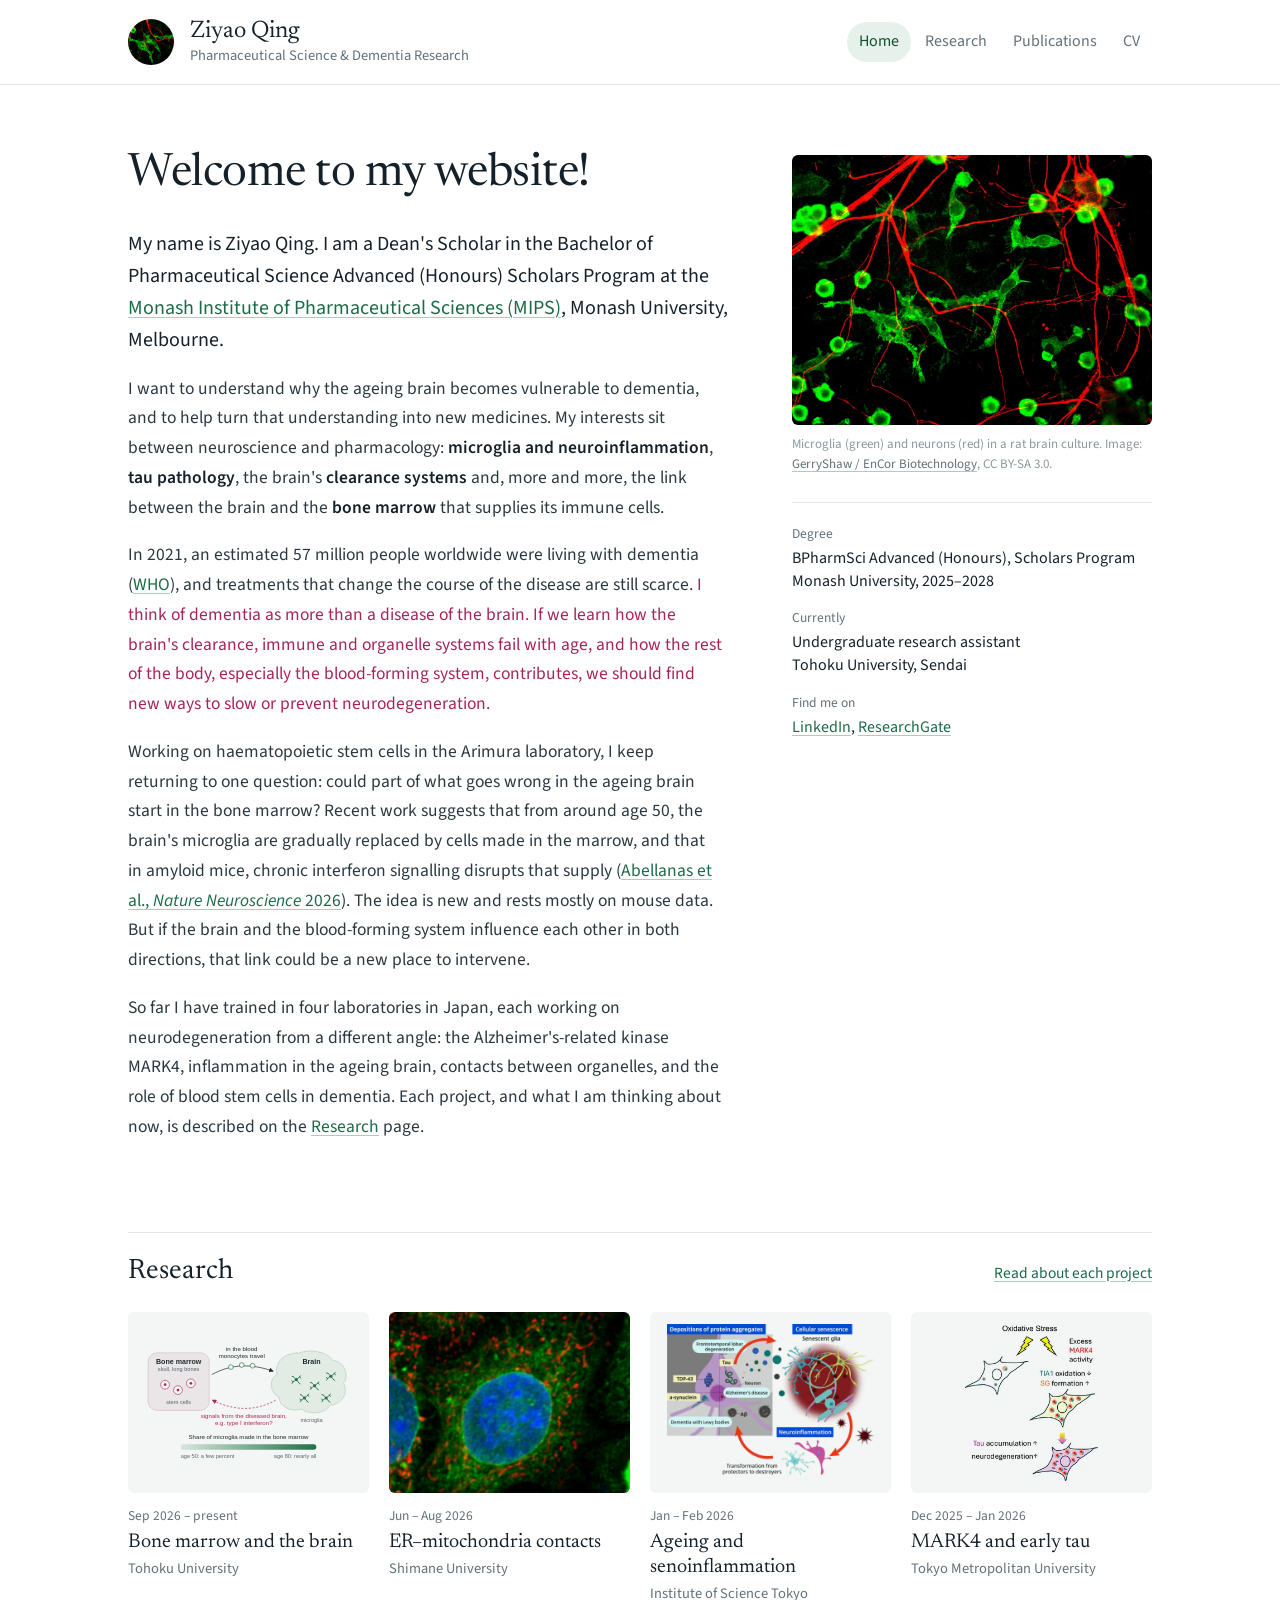
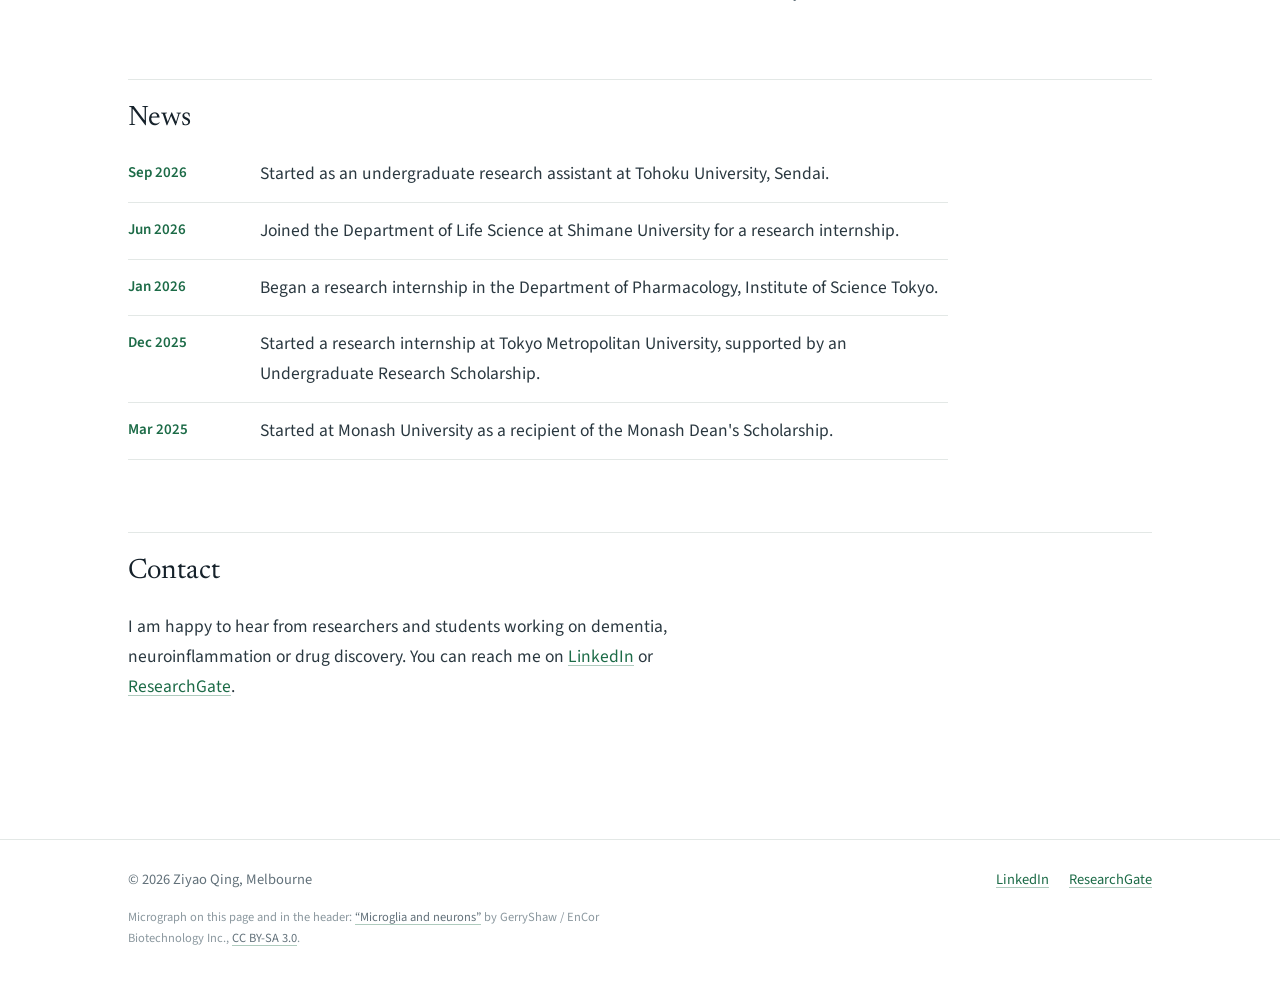
<file: index.html>
<!doctype html>
<html lang="en">
<head>
  <meta charset="utf-8">
  <meta name="viewport" content="width=device-width, initial-scale=1">
  <title>Ziyao Qing – Pharmaceutical Science &amp; Dementia Research</title>
  <meta name="description" content="Personal website of Ziyao Qing, Dean's Scholar at the Monash Institute of Pharmaceutical Sciences, researching dementia and drug discovery.">
  <link rel="icon" type="image/png" href="images/favicon.png">
  <link rel="preconnect" href="https://fonts.googleapis.com">
  <link rel="preconnect" href="https://fonts.gstatic.com" crossorigin>
  <link rel="stylesheet" href="https://fonts.googleapis.com/css2?family=Newsreader:ital,opsz,wght@0,6..72,400;0,6..72,500;1,6..72,400&family=Source+Sans+3:wght@400;600&display=swap">
  <link rel="stylesheet" href="style.css">
</head>
<body>
  <header class="masthead">
    <div class="wrapper">
      <a href="index.html" class="site-avatar" aria-hidden="true" tabindex="-1"><img src="images/avatar.jpg" alt="" width="46" height="46"></a>
      <div class="site-info">
        <a href="index.html" class="site-name">Ziyao Qing</a>
        <p class="site-description">Pharmaceutical Science &amp; Dementia Research</p>
      </div>
      <nav aria-label="Main">
        <a href="index.html" class="active" aria-current="page">Home</a>
        <a href="research.html">Research</a>
        <a href="publications.html">Publications</a>
        <a href="cv.html">CV</a>
      </nav>
    </div>
  </header>

  <main class="wrapper">
    <section class="intro">
      <div class="intro-text">
        <h1>Welcome to my website!</h1>

        <p class="lead">My name is Ziyao Qing. I am a Dean's Scholar in the Bachelor of Pharmaceutical Science Advanced
          (Honours) Scholars Program at the <a href="https://www.monash.edu/pharm">Monash Institute of Pharmaceutical
          Sciences (MIPS)</a>, Monash University, Melbourne.</p>

        <p>I want to understand why the ageing brain becomes vulnerable to dementia, and to help turn that understanding
          into new medicines. My interests sit between neuroscience and pharmacology: <strong>microglia and
          neuroinflammation</strong>, <strong>tau pathology</strong>, the brain's <strong>clearance systems</strong> and,
          more and more, the link between the brain and the <strong>bone marrow</strong> that supplies its immune cells.</p>

        <p>In 2021, an estimated 57 million people worldwide were living with dementia
          (<a href="https://www.who.int/news-room/fact-sheets/detail/dementia">WHO</a>), and treatments that change the
          course of the disease are still scarce. <span class="highlight">I think of dementia as more than a disease of the
          brain. If we learn how the brain's clearance, immune and organelle systems fail with age, and how the rest of the
          body, especially the blood-forming system, contributes, we should find new ways to slow or prevent
          neurodegeneration.</span></p>

        <p>Working on haematopoietic stem cells in the Arimura laboratory, I keep returning to one question: could part of
          what goes wrong in the ageing brain start in the bone marrow? Recent work suggests that from around age 50, the
          brain's microglia are gradually replaced by cells made in the marrow, and that in amyloid mice, chronic interferon
          signalling disrupts that supply
          (<a href="https://doi.org/10.1038/s41593-026-02417-7">Abellanas et al., <em>Nature Neuroscience</em> 2026</a>).
          The idea is new and rests mostly on mouse data. But if the brain and the blood-forming system influence each
          other in both directions, that link could be a new place to intervene.</p>

        <p>So far I have trained in four laboratories in Japan, each working on neurodegeneration from a different angle:
          the Alzheimer's-related kinase MARK4, inflammation in the ageing brain, contacts between organelles, and the role
          of blood stem cells in dementia. Each project, and what I am thinking about now, is described on the
          <a href="research.html">Research</a> page.</p>
      </div>

      <aside>
        <figure class="portrait">
          <img src="images/microglia-neurons.webp" width="1200" height="900" alt="Fluorescence micrograph: microglia in green and branching neuronal processes in red, in a rat brain culture.">
          <figcaption>Microglia (green) and neurons (red) in a rat brain culture. Image:
            <a href="https://commons.wikimedia.org/wiki/File:Microglia_and_neurons.jpg">GerryShaw / EnCor Biotechnology</a>,
            CC BY-SA 3.0.</figcaption>
        </figure>
        <dl class="facts">
          <div><dt>Degree</dt><dd>BPharmSci Advanced (Honours), Scholars Program<br>Monash University, 2025–2028</dd></div>
          <div><dt>Currently</dt><dd>Undergraduate research assistant<br>Tohoku University, Sendai</dd></div>
          <div><dt>Find me on</dt><dd><a href="https://www.linkedin.com/in/ziyaoqing8964/">LinkedIn</a>,
            <a href="https://www.researchgate.net/profile/Ziyao-Qing">ResearchGate</a></dd></div>
        </dl>
      </aside>
    </section>

    <div class="section-head">
      <h2>Research</h2>
      <a href="research.html">Read about each project</a>
    </div>
    <ul class="tiles" aria-label="Research themes">
      <li><a href="research.html#bone-marrow"><span class="thumb"><img src="images/brain-bone-marrow-loop.svg" alt=""></span><span class="when">Sep 2026 – present</span><strong>Bone marrow and the brain</strong><span class="where">Tohoku University</span></a></li>
      <li><a href="research.html#organelle-contacts"><span class="thumb photo"><img src="images/nagoya-sigma1r-atad3a-micrograph.webp" alt=""></span><span class="when">Jun – Aug 2026</span><strong>ER–mitochondria contacts</strong><span class="where">Shimane University</span></a></li>
      <li><a href="research.html#senoinflammation"><span class="thumb"><img src="images/higuchi-moonshot-senoinflammation.webp" alt=""></span><span class="when">Jan – Feb 2026</span><strong>Ageing and senoinflammation</strong><span class="where">Institute of Science Tokyo</span></a></li>
      <li><a href="research.html#mark4"><span class="thumb"><img src="images/ando-febs-2026-graphical-abstract.webp" alt=""></span><span class="when">Dec 2025 – Jan 2026</span><strong>MARK4 and early tau</strong><span class="where">Tokyo Metropolitan University</span></a></li>
    </ul>

    <div class="section-head">
      <h2>News</h2>
    </div>
    <ul class="news">
      <li><time datetime="2026-09">Sep 2026</time><span>Started as an undergraduate research assistant at Tohoku University, Sendai.</span></li>
      <li><time datetime="2026-06">Jun 2026</time><span>Joined the Department of Life Science at Shimane University for a research internship.</span></li>
      <li><time datetime="2026-01">Jan 2026</time><span>Began a research internship in the Department of Pharmacology, Institute of Science Tokyo.</span></li>
      <li><time datetime="2025-12">Dec 2025</time><span>Started a research internship at Tokyo Metropolitan University, supported by an Undergraduate Research Scholarship.</span></li>
      <li><time datetime="2025-03">Mar 2025</time><span>Started at Monash University as a recipient of the Monash Dean's Scholarship.</span></li>
    </ul>

    <div class="section-head">
      <h2>Contact</h2>
    </div>
    <p class="contact">I am happy to hear from researchers and students working on dementia, neuroinflammation or drug
      discovery. You can reach me on <a href="https://www.linkedin.com/in/ziyaoqing8964/">LinkedIn</a> or
      <a href="https://www.researchgate.net/profile/Ziyao-Qing">ResearchGate</a>.</p>
  </main>

  <footer>
    <div class="wrapper">
      <div class="foot">
        <span>&copy; 2026 Ziyao Qing, Melbourne</span>
        <span class="links">
          <a href="https://www.linkedin.com/in/ziyaoqing8964/">LinkedIn</a>
          <a href="https://www.researchgate.net/profile/Ziyao-Qing">ResearchGate</a>
        </span>
      </div>
      <p class="credit">Micrograph on this page and in the header: <a href="https://commons.wikimedia.org/wiki/File:Microglia_and_neurons.jpg">&ldquo;Microglia and neurons&rdquo;</a> by GerryShaw / EnCor Biotechnology Inc., <a href="https://creativecommons.org/licenses/by-sa/3.0/">CC BY-SA 3.0</a>.</p>
    </div>
  </footer>
</body>
</html>
</file>
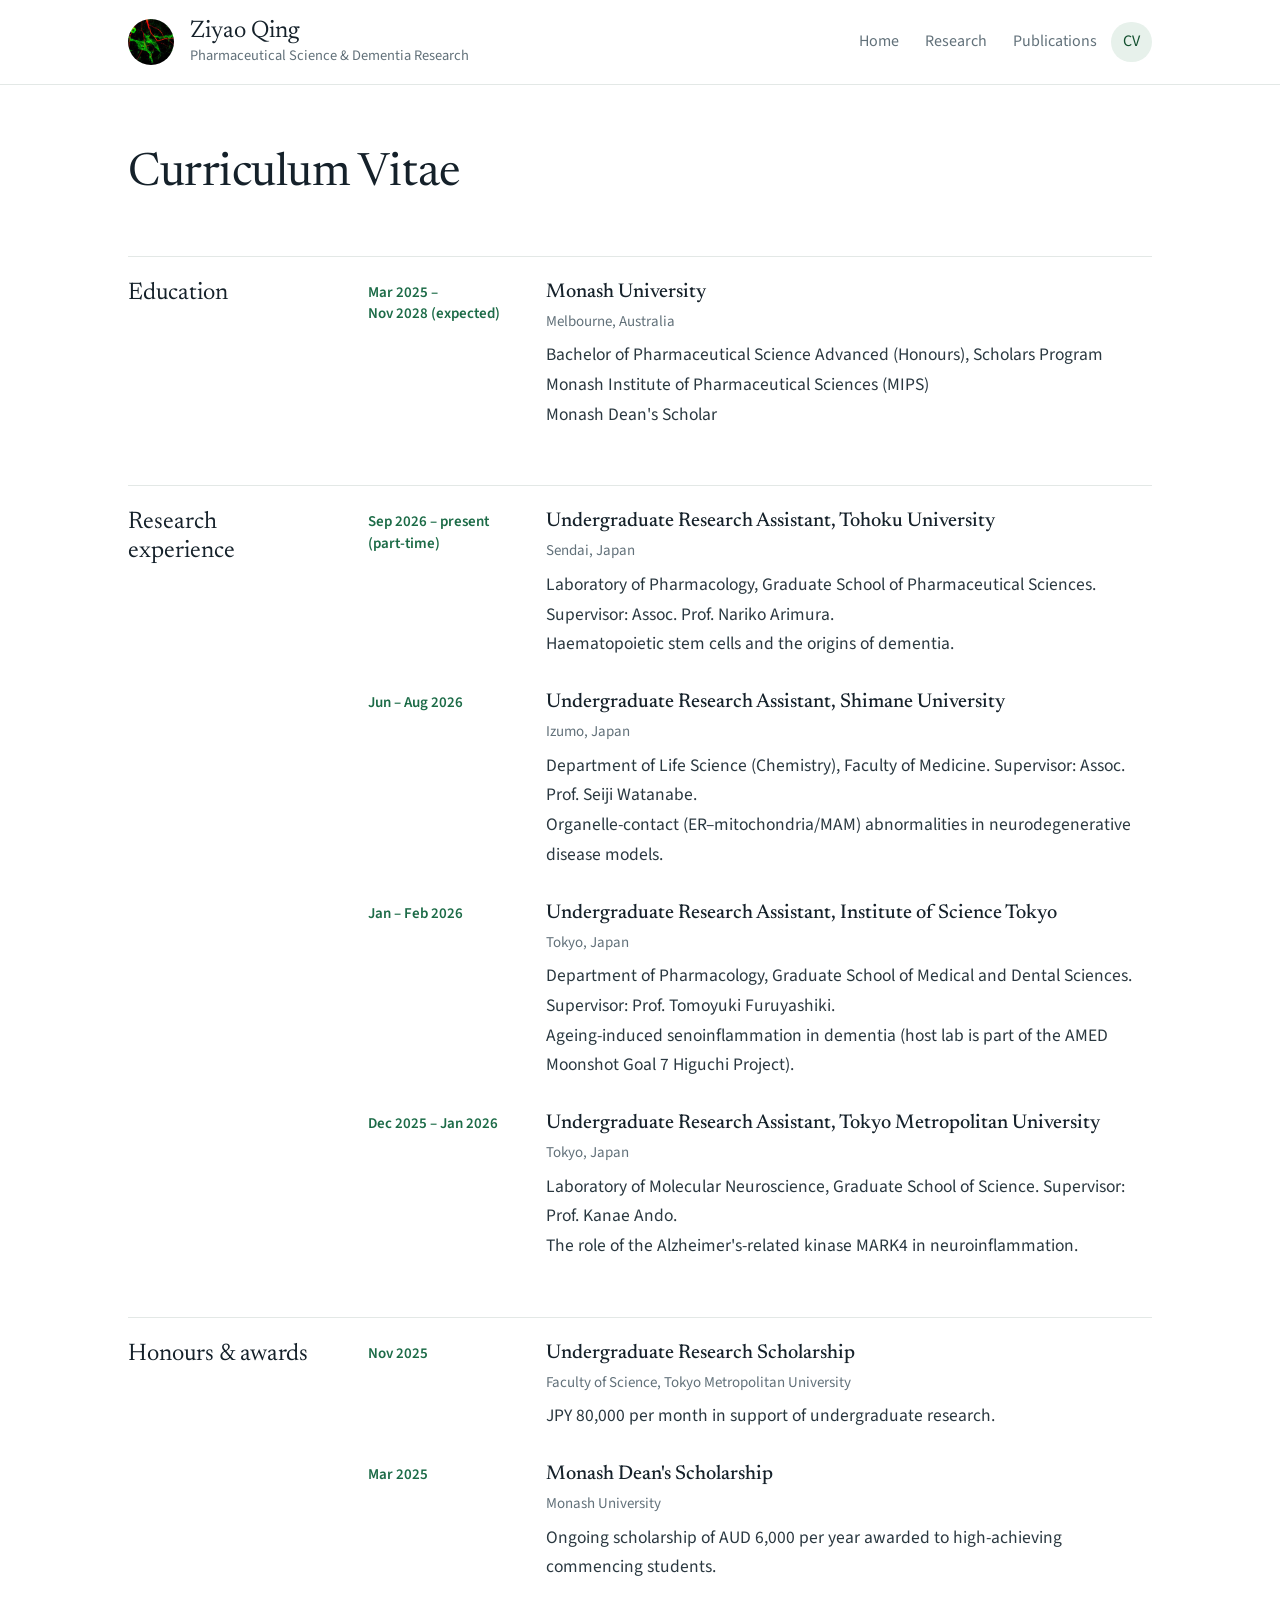
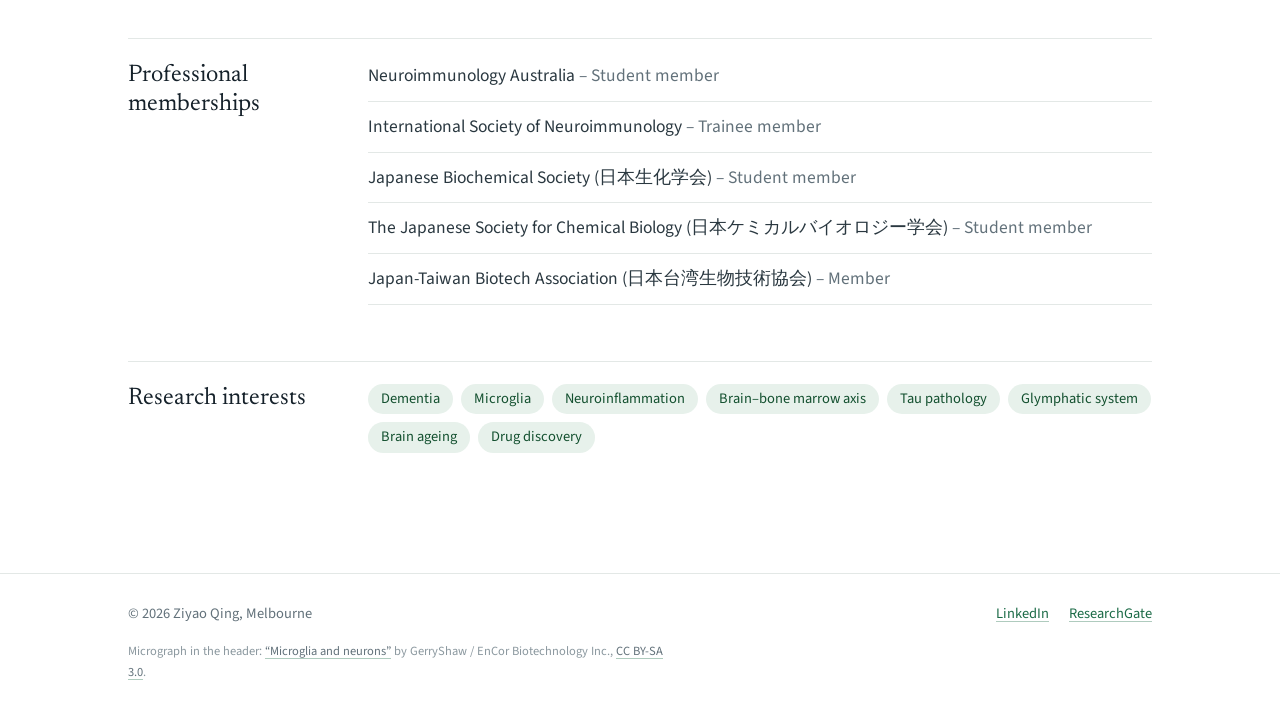
<file: cv.html>
<!doctype html>
<html lang="en">
<head>
  <meta charset="utf-8">
  <meta name="viewport" content="width=device-width, initial-scale=1">
  <title>CV – Ziyao Qing</title>
  <meta name="description" content="Curriculum vitae of Ziyao Qing: education, research experience in dementia and neuroinflammation, awards and memberships.">
  <link rel="icon" type="image/png" href="images/favicon.png">
  <link rel="preconnect" href="https://fonts.googleapis.com">
  <link rel="preconnect" href="https://fonts.gstatic.com" crossorigin>
  <link rel="stylesheet" href="https://fonts.googleapis.com/css2?family=Newsreader:ital,opsz,wght@0,6..72,400;0,6..72,500;1,6..72,400&family=Source+Sans+3:wght@400;600&display=swap">
  <link rel="stylesheet" href="style.css">
</head>
<body>
  <header class="masthead">
    <div class="wrapper">
      <a href="index.html" class="site-avatar" aria-hidden="true" tabindex="-1"><img src="images/avatar.jpg" alt="" width="46" height="46"></a>
      <div class="site-info">
        <a href="index.html" class="site-name">Ziyao Qing</a>
        <p class="site-description">Pharmaceutical Science &amp; Dementia Research</p>
      </div>
      <nav aria-label="Main">
        <a href="index.html">Home</a>
        <a href="research.html">Research</a>
        <a href="publications.html">Publications</a>
        <a href="cv.html" class="active" aria-current="page">CV</a>
      </nav>
    </div>
  </header>

  <main class="wrapper">
    <h1>Curriculum Vitae</h1>

    <section class="cv-section">
      <h2>Education</h2>
      <div class="cv-list">
        <div class="cv-item">
          <p class="when">Mar 2025 –<br>Nov 2028 (expected)</p>
          <div>
            <h3>Monash University</h3>
            <p class="where">Melbourne, Australia</p>
            <p>Bachelor of Pharmaceutical Science Advanced (Honours), Scholars Program<br>
              Monash Institute of Pharmaceutical Sciences (MIPS)<br>
              Monash Dean's Scholar</p>
          </div>
        </div>
      </div>
    </section>

    <section class="cv-section">
      <h2>Research experience</h2>
      <div class="cv-list">
        <div class="cv-item">
          <p class="when">Sep 2026 – present<br>(part-time)</p>
          <div>
            <h3>Undergraduate Research Assistant, Tohoku University</h3>
            <p class="where">Sendai, Japan</p>
            <p>Laboratory of Pharmacology, Graduate School of Pharmaceutical Sciences. Supervisor: Assoc. Prof. Nariko
              Arimura.<br>Haematopoietic stem cells and the origins of dementia.</p>
          </div>
        </div>
        <div class="cv-item">
          <p class="when">Jun – Aug 2026</p>
          <div>
            <h3>Undergraduate Research Assistant, Shimane University</h3>
            <p class="where">Izumo, Japan</p>
            <p>Department of Life Science (Chemistry), Faculty of Medicine. Supervisor: Assoc. Prof. Seiji Watanabe.<br>
              Organelle-contact (ER–mitochondria/MAM) abnormalities in neurodegenerative disease models.</p>
          </div>
        </div>
        <div class="cv-item">
          <p class="when">Jan – Feb 2026</p>
          <div>
            <h3>Undergraduate Research Assistant, Institute of Science Tokyo</h3>
            <p class="where">Tokyo, Japan</p>
            <p>Department of Pharmacology, Graduate School of Medical and Dental Sciences. Supervisor: Prof. Tomoyuki
              Furuyashiki.<br>Ageing-induced senoinflammation in dementia (host lab is part of the AMED Moonshot Goal 7
              Higuchi Project).</p>
          </div>
        </div>
        <div class="cv-item">
          <p class="when">Dec 2025 – Jan 2026</p>
          <div>
            <h3>Undergraduate Research Assistant, Tokyo Metropolitan University</h3>
            <p class="where">Tokyo, Japan</p>
            <p>Laboratory of Molecular Neuroscience, Graduate School of Science. Supervisor: Prof. Kanae Ando.<br>
              The role of the Alzheimer's-related kinase MARK4 in neuroinflammation.</p>
          </div>
        </div>
      </div>
    </section>

    <section class="cv-section">
      <h2>Honours &amp; awards</h2>
      <div class="cv-list">
        <div class="cv-item">
          <p class="when">Nov 2025</p>
          <div>
            <h3>Undergraduate Research Scholarship</h3>
            <p class="where">Faculty of Science, Tokyo Metropolitan University</p>
            <p>JPY 80,000 per month in support of undergraduate research.</p>
          </div>
        </div>
        <div class="cv-item">
          <p class="when">Mar 2025</p>
          <div>
            <h3>Monash Dean's Scholarship</h3>
            <p class="where">Monash University</p>
            <p>Ongoing scholarship of AUD 6,000 per year awarded to high-achieving commencing students.</p>
          </div>
        </div>
      </div>
    </section>

    <section class="cv-section">
      <h2>Professional memberships</h2>
      <ul class="cv-plain">
        <li>Neuroimmunology Australia <span>– Student member</span></li>
        <li>International Society of Neuroimmunology <span>– Trainee member</span></li>
        <li>Japanese Biochemical Society (日本生化学会) <span>– Student member</span></li>
        <li>The Japanese Society for Chemical Biology (日本ケミカルバイオロジー学会) <span>– Student member</span></li>
        <li>Japan-Taiwan Biotech Association (日本台湾生物技術協会) <span>– Member</span></li>
      </ul>
    </section>

    <section class="cv-section">
      <h2>Research interests</h2>
      <ul class="tags">
        <li>Dementia</li>
        <li>Microglia</li>
        <li>Neuroinflammation</li>
        <li>Brain–bone marrow axis</li>
        <li>Tau pathology</li>
        <li>Glymphatic system</li>
        <li>Brain ageing</li>
        <li>Drug discovery</li>
      </ul>
    </section>
  </main>

  <footer>
    <div class="wrapper">
      <div class="foot">
        <span>&copy; 2026 Ziyao Qing, Melbourne</span>
        <span class="links">
          <a href="https://www.linkedin.com/in/ziyaoqing8964/">LinkedIn</a>
          <a href="https://www.researchgate.net/profile/Ziyao-Qing">ResearchGate</a>
        </span>
      </div>
      <p class="credit">Micrograph in the header: <a href="https://commons.wikimedia.org/wiki/File:Microglia_and_neurons.jpg">&ldquo;Microglia and neurons&rdquo;</a> by GerryShaw / EnCor Biotechnology Inc., <a href="https://creativecommons.org/licenses/by-sa/3.0/">CC BY-SA 3.0</a>.</p>
    </div>
  </footer>
</body>
</html>
</file>
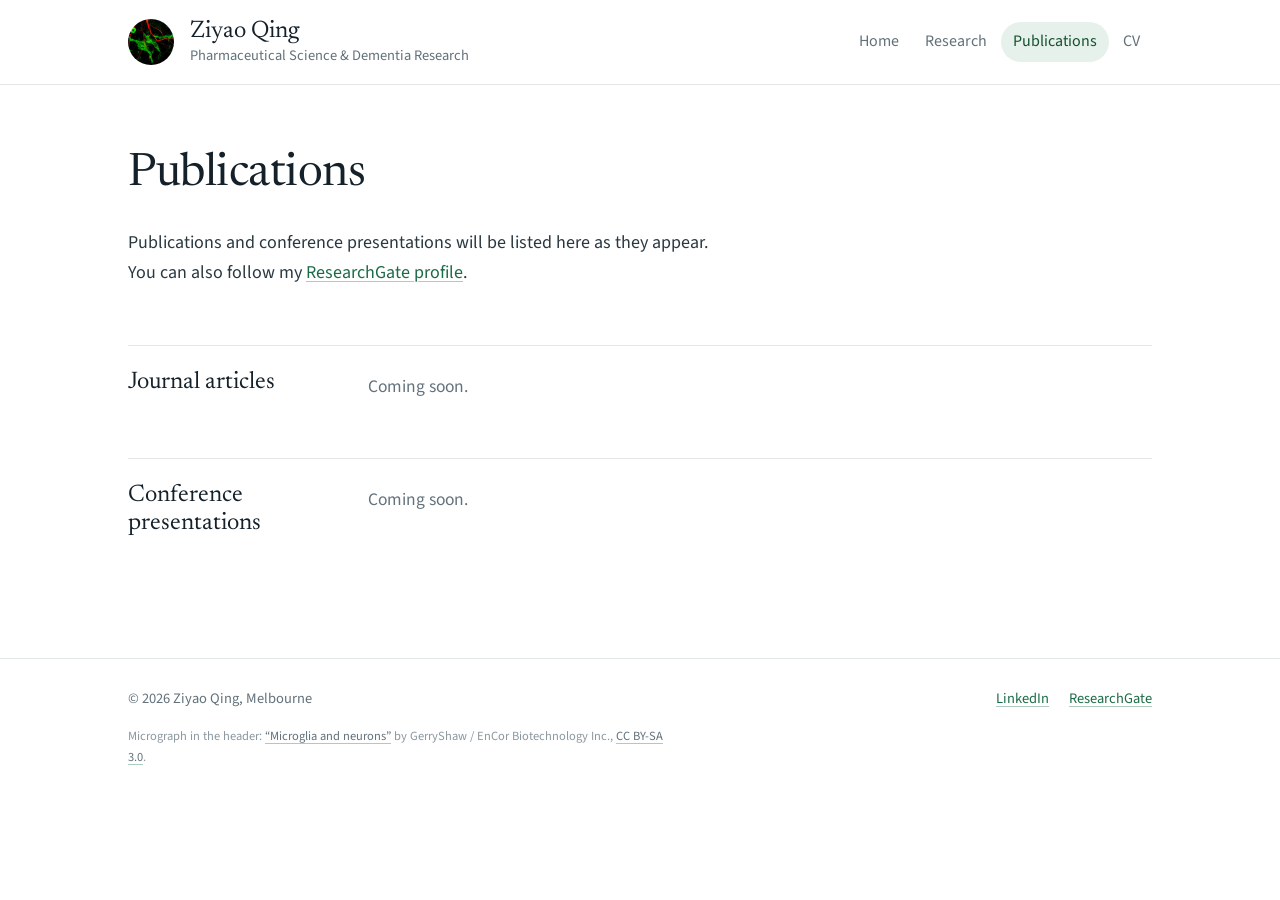
<file: publications.html>
<!doctype html>
<html lang="en">
<head>
  <meta charset="utf-8">
  <meta name="viewport" content="width=device-width, initial-scale=1">
  <title>Publications – Ziyao Qing</title>
  <meta name="description" content="Publications and conference presentations of Ziyao Qing.">
  <link rel="icon" type="image/png" href="images/favicon.png">
  <link rel="preconnect" href="https://fonts.googleapis.com">
  <link rel="preconnect" href="https://fonts.gstatic.com" crossorigin>
  <link rel="stylesheet" href="https://fonts.googleapis.com/css2?family=Newsreader:ital,opsz,wght@0,6..72,400;0,6..72,500;1,6..72,400&family=Source+Sans+3:wght@400;600&display=swap">
  <link rel="stylesheet" href="style.css">
</head>
<body>
  <header class="masthead">
    <div class="wrapper">
      <a href="index.html" class="site-avatar" aria-hidden="true" tabindex="-1"><img src="images/avatar.jpg" alt="" width="46" height="46"></a>
      <div class="site-info">
        <a href="index.html" class="site-name">Ziyao Qing</a>
        <p class="site-description">Pharmaceutical Science &amp; Dementia Research</p>
      </div>
      <nav aria-label="Main">
        <a href="index.html">Home</a>
        <a href="research.html">Research</a>
        <a href="publications.html" class="active" aria-current="page">Publications</a>
        <a href="cv.html">CV</a>
      </nav>
    </div>
  </header>

  <main class="wrapper">
    <h1>Publications</h1>
    <p class="intro-line">Publications and conference presentations will be listed here as they appear. You can also
      follow my <a href="https://www.researchgate.net/profile/Ziyao-Qing">ResearchGate profile</a>.</p>

    <section class="cv-section">
      <h2>Journal articles</h2>
      <p class="placeholder">Coming soon.</p>
      <!-- Example entry:
      <div class="cv-item">
        <p class="when">2027</p>
        <div><p><strong>Qing Z</strong>, Coauthor A, Coauthor B. Title of the paper. <em>Journal Name</em>.
          <a href="https://doi.org/xxxx">DOI</a></p></div>
      </div>
      -->
    </section>

    <section class="cv-section">
      <h2>Conference presentations</h2>
      <p class="placeholder">Coming soon.</p>
    </section>
  </main>

  <footer>
    <div class="wrapper">
      <div class="foot">
        <span>&copy; 2026 Ziyao Qing, Melbourne</span>
        <span class="links">
          <a href="https://www.linkedin.com/in/ziyaoqing8964/">LinkedIn</a>
          <a href="https://www.researchgate.net/profile/Ziyao-Qing">ResearchGate</a>
        </span>
      </div>
      <p class="credit">Micrograph in the header: <a href="https://commons.wikimedia.org/wiki/File:Microglia_and_neurons.jpg">&ldquo;Microglia and neurons&rdquo;</a> by GerryShaw / EnCor Biotechnology Inc., <a href="https://creativecommons.org/licenses/by-sa/3.0/">CC BY-SA 3.0</a>.</p>
    </div>
  </footer>
</body>
</html>
</file>
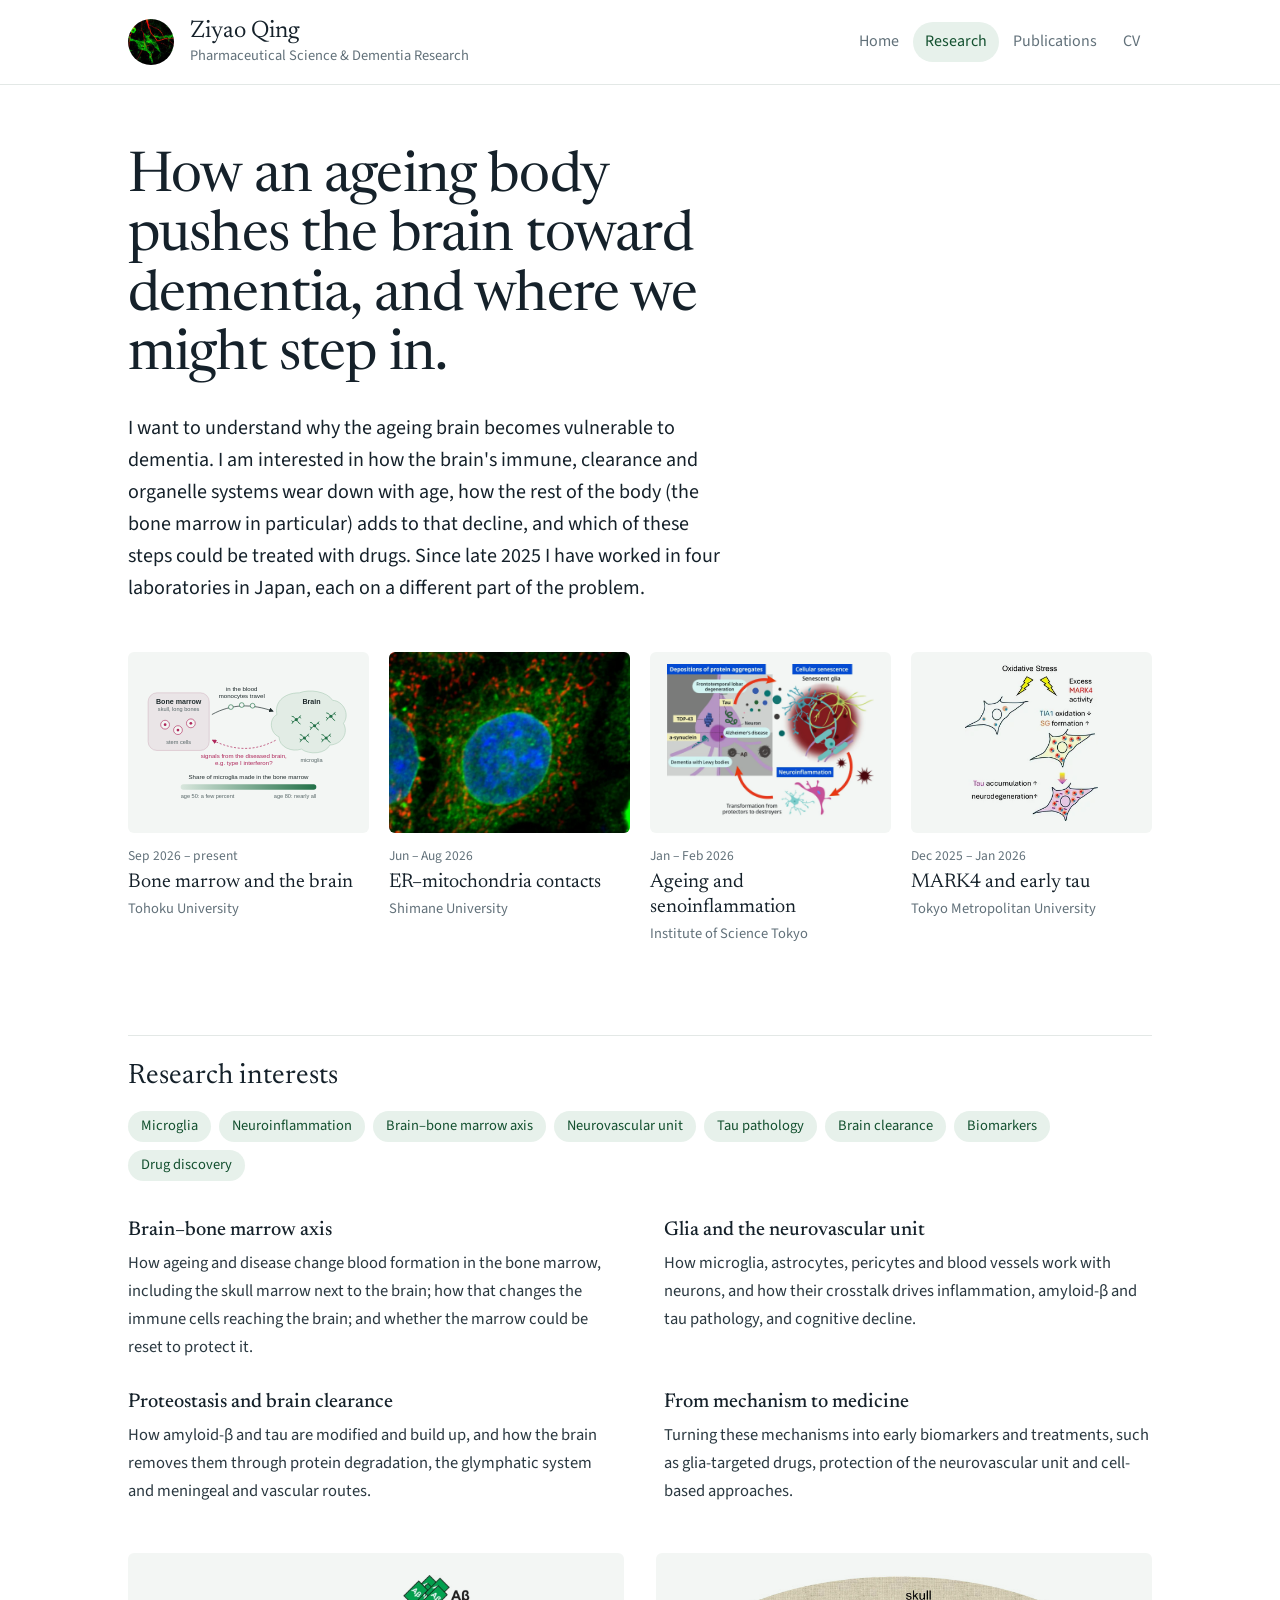
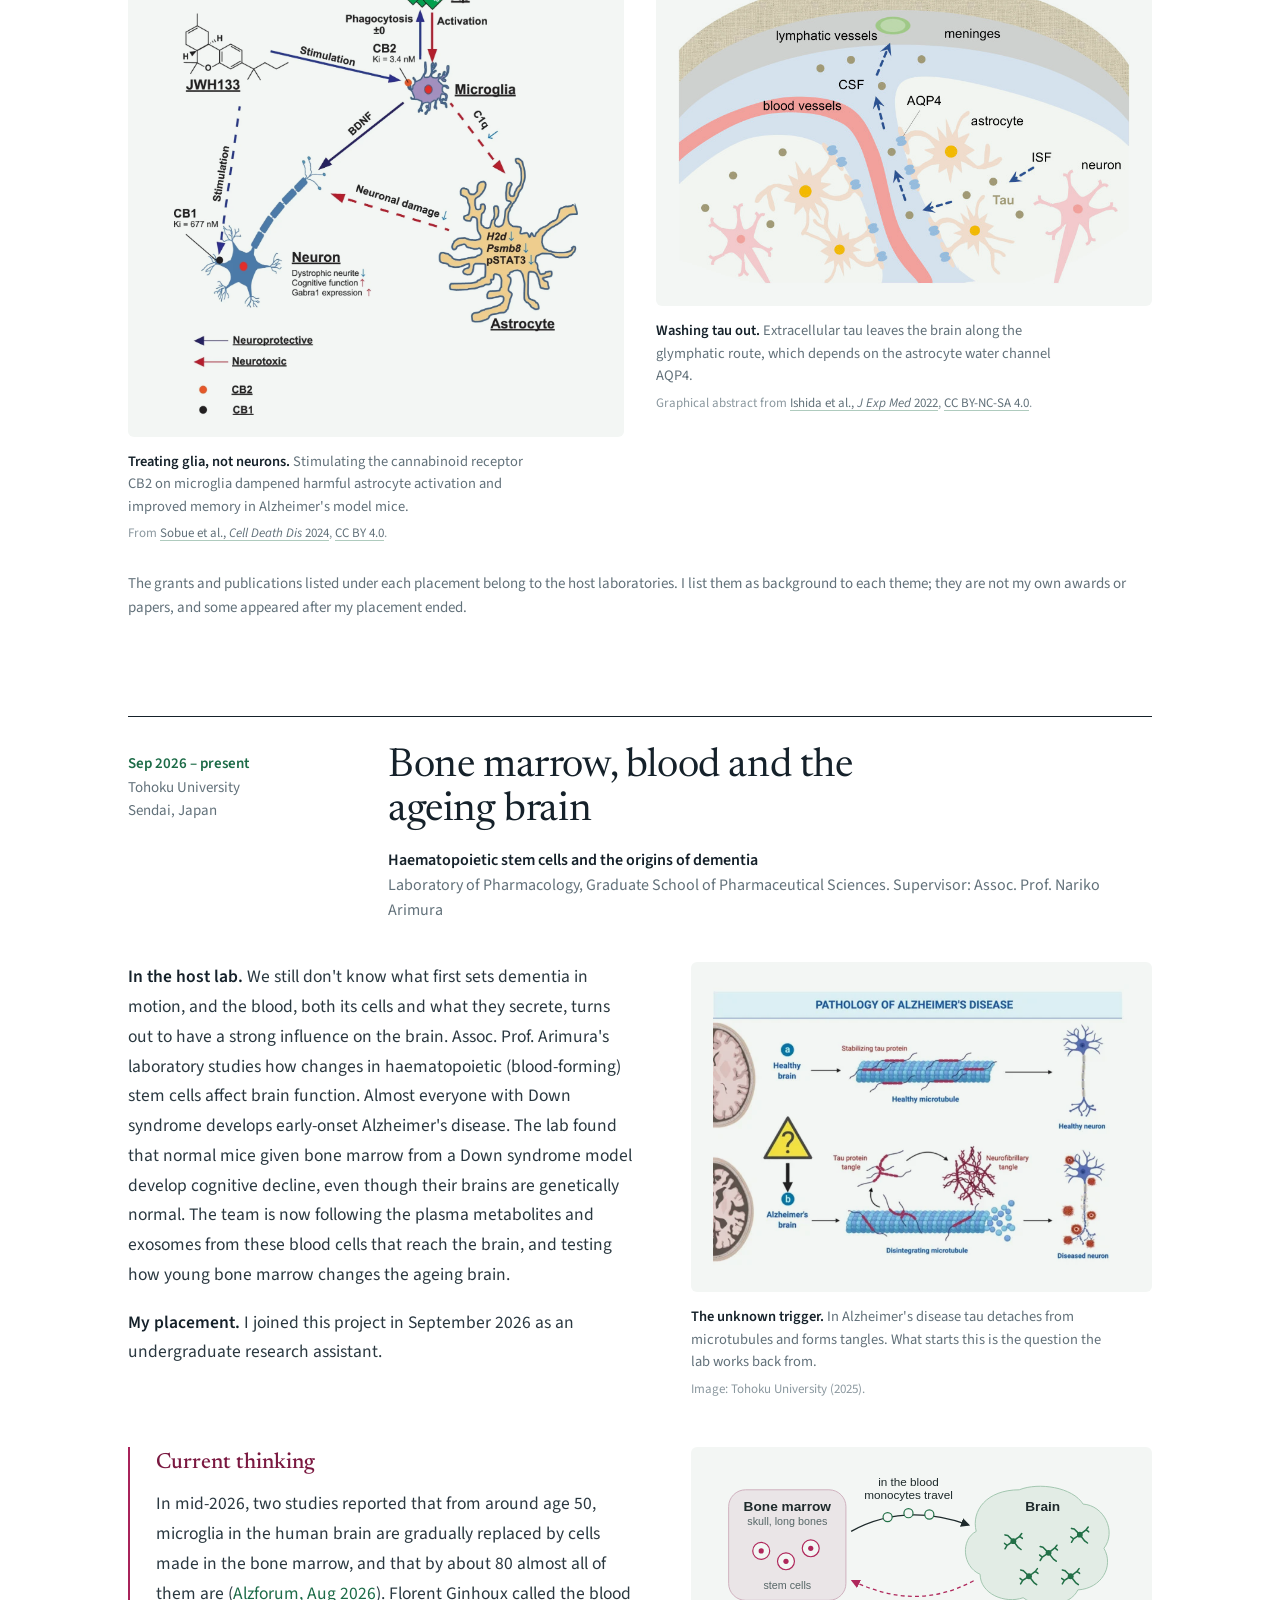
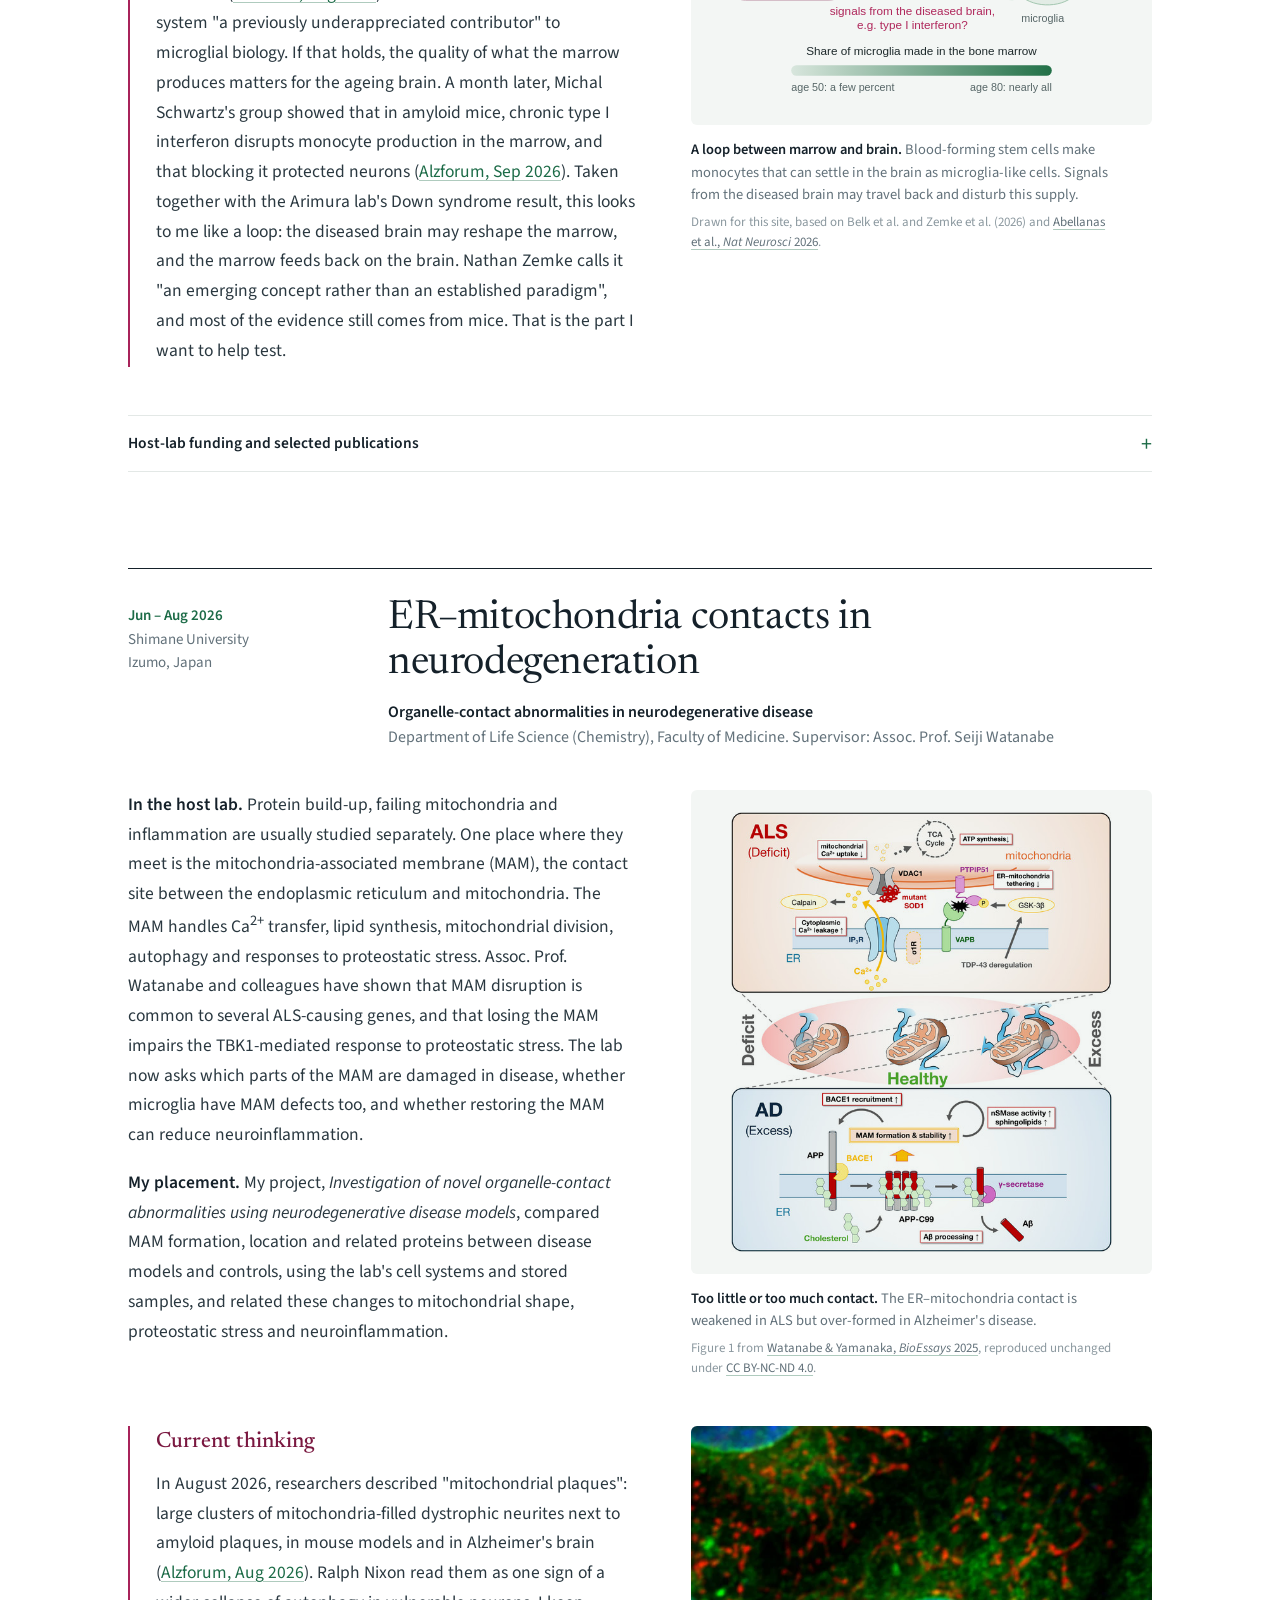
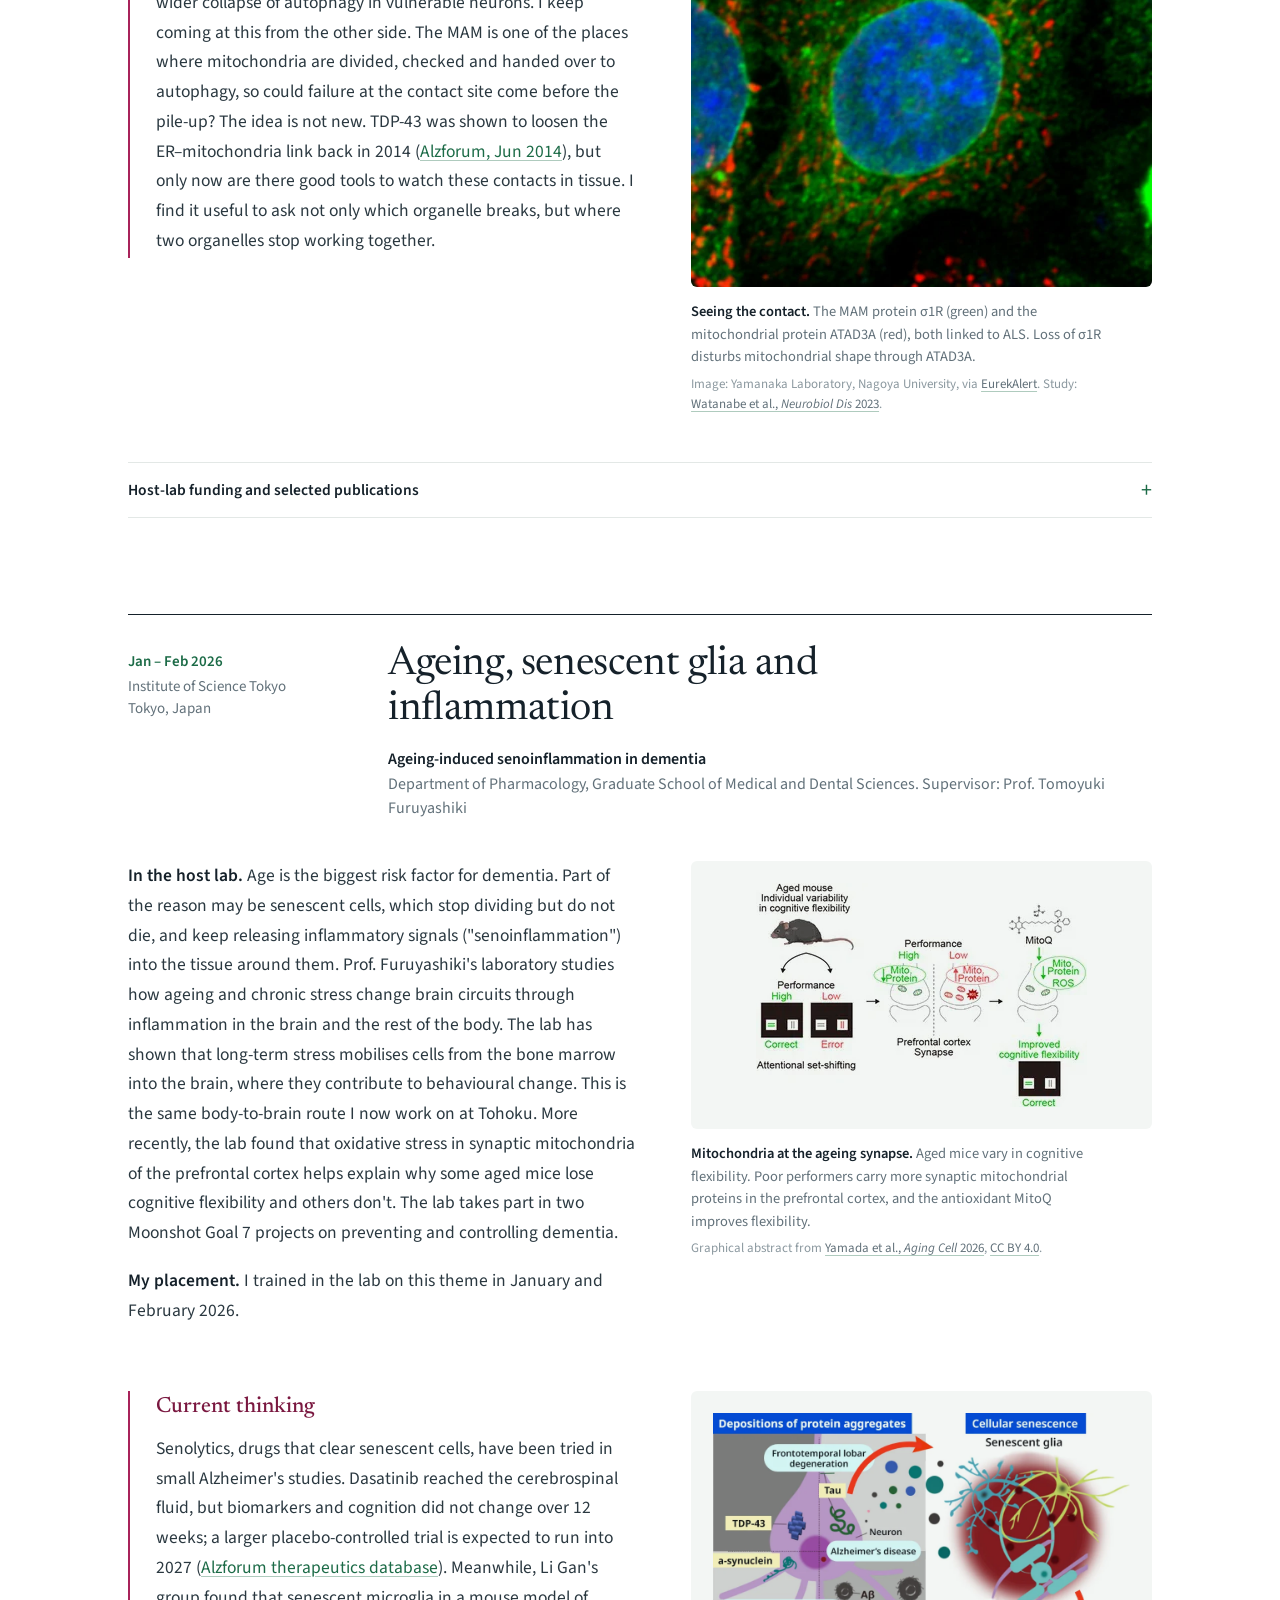
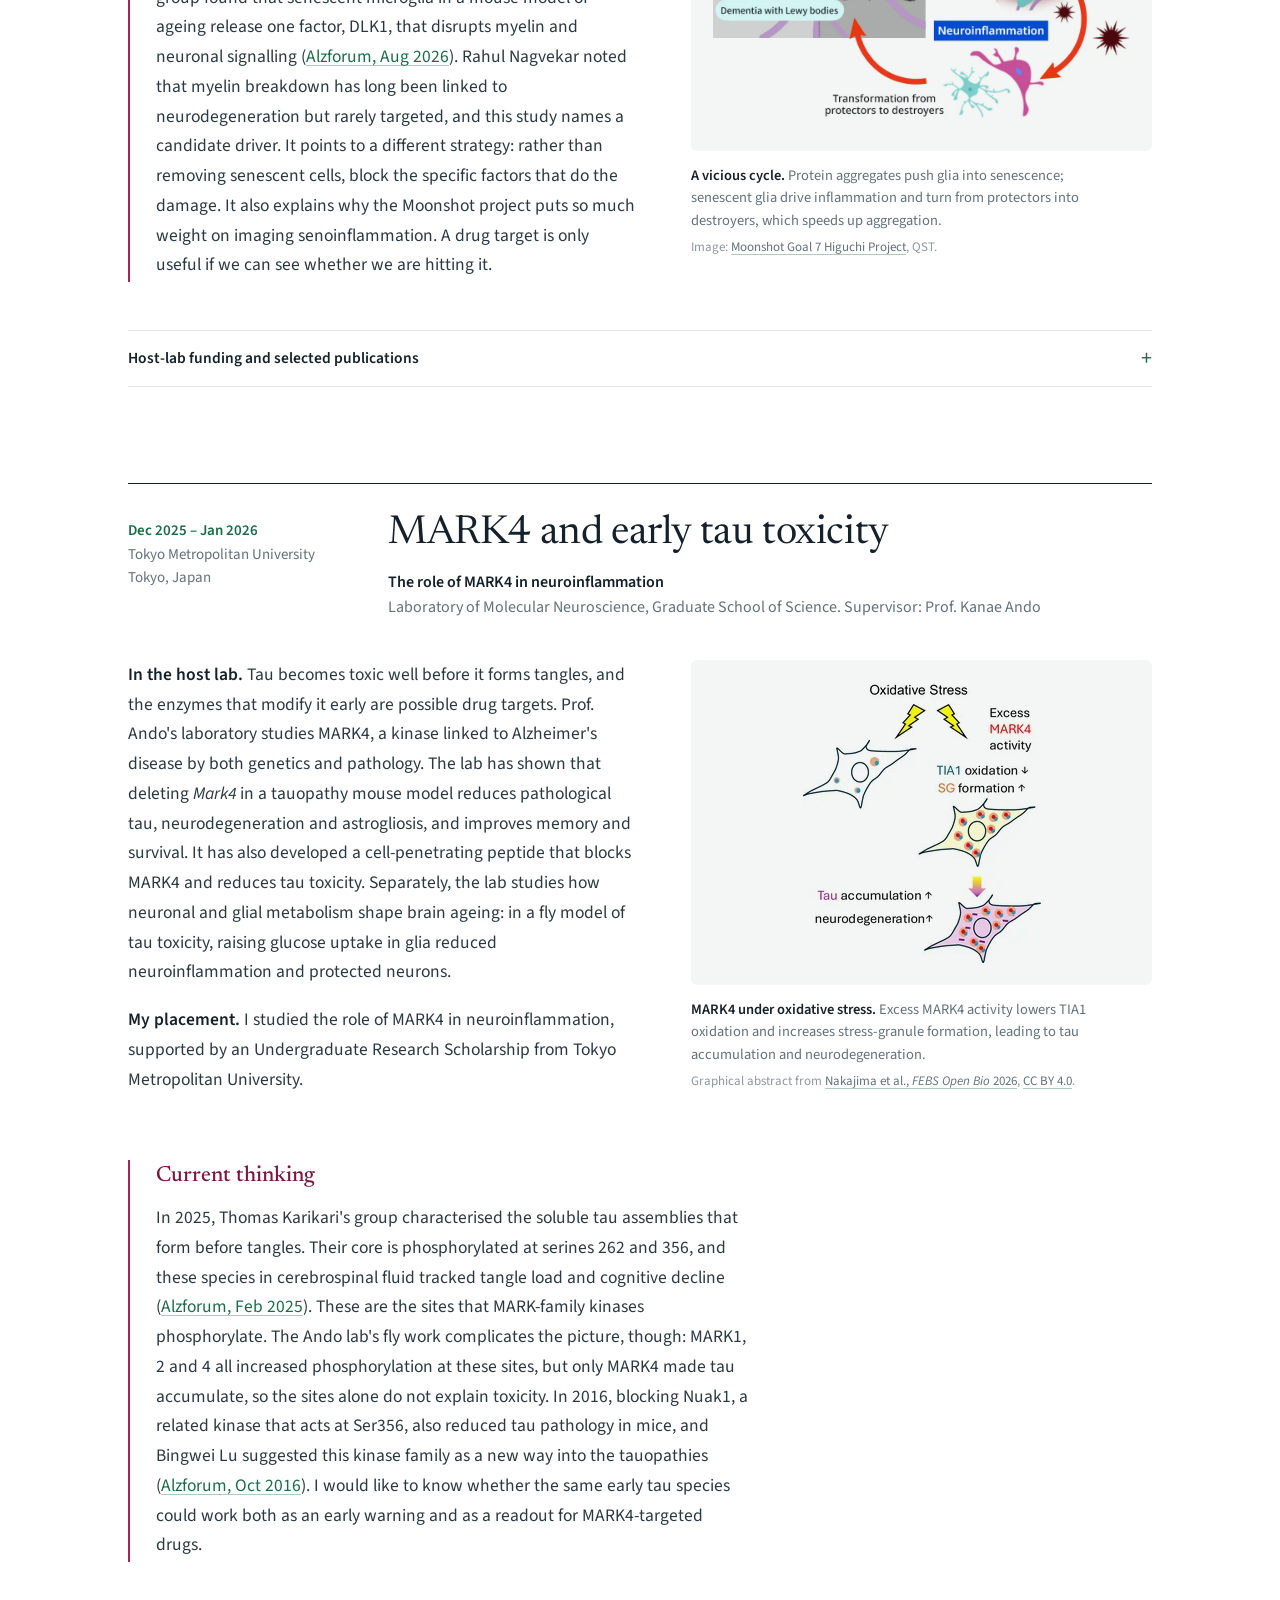
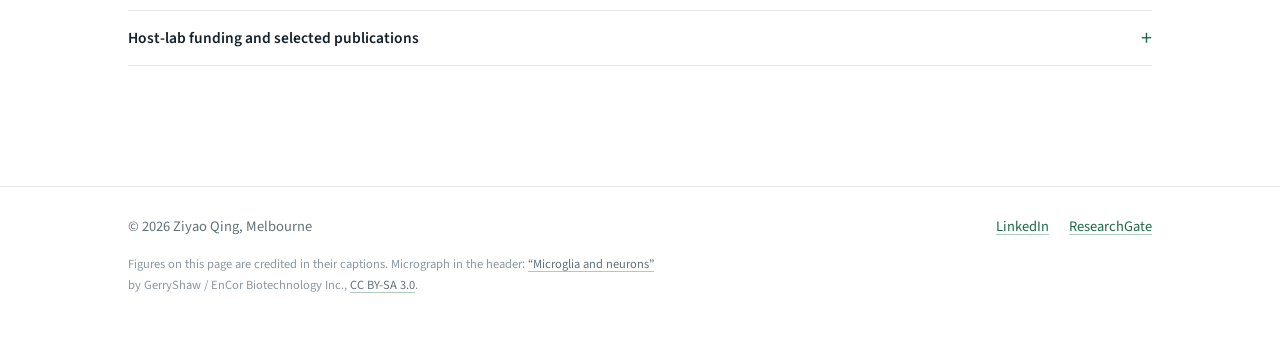
<file: research.html>
<!doctype html>
<html lang="en">
<head>
  <meta charset="utf-8">
  <meta name="viewport" content="width=device-width, initial-scale=1">
  <title>Research – Ziyao Qing</title>
  <meta name="description" content="Research experience of Ziyao Qing in dementia, neuroinflammation and neurodegeneration.">
  <link rel="icon" type="image/png" href="images/favicon.png">
  <link rel="preconnect" href="https://fonts.googleapis.com">
  <link rel="preconnect" href="https://fonts.gstatic.com" crossorigin>
  <link rel="stylesheet" href="https://fonts.googleapis.com/css2?family=Newsreader:ital,opsz,wght@0,6..72,400;0,6..72,500;1,6..72,400&family=Source+Sans+3:wght@400;600&display=swap">
  <link rel="stylesheet" href="style.css">
</head>
<body>
  <header class="masthead">
    <div class="wrapper">
      <a href="index.html" class="site-avatar" aria-hidden="true" tabindex="-1"><img src="images/avatar.jpg" alt="" width="46" height="46"></a>
      <div class="site-info">
        <a href="index.html" class="site-name">Ziyao Qing</a>
        <p class="site-description">Pharmaceutical Science &amp; Dementia Research</p>
      </div>
      <nav aria-label="Main">
        <a href="index.html">Home</a>
        <a href="research.html" class="active" aria-current="page">Research</a>
        <a href="publications.html">Publications</a>
        <a href="cv.html">CV</a>
      </nav>
    </div>
  </header>

  <main class="wrapper">
    <section class="research-hero">
      <h1>How an ageing body pushes the brain toward dementia, and where we might step in.</h1>
      <p class="lede">I want to understand why the ageing brain becomes vulnerable to dementia. I am interested in how the
        brain's immune, clearance and organelle systems wear down with age, how the rest of the body (the bone marrow in
        particular) adds to that decline, and which of these steps could be treated with drugs. Since late 2025 I have
        worked in four laboratories in Japan, each on a different part of the problem.</p>

      <ul class="tiles" aria-label="Research themes">
        <li><a href="#bone-marrow"><span class="thumb"><img src="images/brain-bone-marrow-loop.svg" alt=""></span><span class="when">Sep 2026 – present</span><strong>Bone marrow and the brain</strong><span class="where">Tohoku University</span></a></li>
        <li><a href="#organelle-contacts"><span class="thumb photo"><img src="images/nagoya-sigma1r-atad3a-micrograph.webp" alt=""></span><span class="when">Jun – Aug 2026</span><strong>ER–mitochondria contacts</strong><span class="where">Shimane University</span></a></li>
        <li><a href="#senoinflammation"><span class="thumb"><img src="images/higuchi-moonshot-senoinflammation.webp" alt=""></span><span class="when">Jan – Feb 2026</span><strong>Ageing and senoinflammation</strong><span class="where">Institute of Science Tokyo</span></a></li>
        <li><a href="#mark4"><span class="thumb"><img src="images/ando-febs-2026-graphical-abstract.webp" alt=""></span><span class="when">Dec 2025 – Jan 2026</span><strong>MARK4 and early tau</strong><span class="where">Tokyo Metropolitan University</span></a></li>
      </ul>
    </section>

    <section class="interests">
      <h2>Research interests</h2>
      <ul class="tags">
        <li>Microglia</li>
        <li>Neuroinflammation</li>
        <li>Brain–bone marrow axis</li>
        <li>Neurovascular unit</li>
        <li>Tau pathology</li>
        <li>Brain clearance</li>
        <li>Biomarkers</li>
        <li>Drug discovery</li>
      </ul>
      <div class="interest-grid">
        <div>
          <h3>Brain–bone marrow axis</h3>
          <p>How ageing and disease change blood formation in the bone marrow,
            including the skull marrow next to the brain; how that changes the immune cells reaching the brain; and whether
            the marrow could be reset to protect it.</p>
        </div>
        <div>
          <h3>Glia and the neurovascular unit</h3>
          <p>How microglia, astrocytes, pericytes and blood vessels work
            with neurons, and how their crosstalk drives inflammation, amyloid-β and tau pathology, and cognitive decline.</p>
        </div>
        <div>
          <h3>Proteostasis and brain clearance</h3>
          <p>How amyloid-β and tau are modified and build up, and how the
            brain removes them through protein degradation, the glymphatic system and meningeal and vascular routes.</p>
        </div>
        <div>
          <h3>From mechanism to medicine</h3>
          <p>Turning these mechanisms into early biomarkers and treatments, such
            as glia-targeted drugs, protection of the neurovascular unit and cell-based approaches.</p>
        </div>
      </div>

      <div class="fig-row">
        <figure class="fig">
          <div class="plate"><img class="tall" src="images/sobue2024-cb2.webp" width="1200" height="1309" alt="Schematic: the CB2 agonist JWH133 stimulates microglia, which release BDNF to protect neurons and reduce C1q signalling to astrocytes, lowering astrocyte-driven neuronal damage in Alzheimer's model mice."></div>
          <figcaption><b>Treating glia, not neurons.</b> Stimulating the cannabinoid receptor CB2 on microglia dampened
            harmful astrocyte activation and improved memory in Alzheimer's model mice.
            <span class="credit">From <a href="https://doi.org/10.1038/s41419-024-07249-6">Sobue et al.,
            <em>Cell Death Dis</em> 2024</a>, <a href="https://creativecommons.org/licenses/by/4.0/">CC BY 4.0</a>.</span></figcaption>
        </figure>
        <figure class="fig">
          <div class="plate"><img src="images/ishida-jem-2022-graphical-abstract.jpg" width="760" height="520" alt="Graphical abstract: tau in the interstitial fluid is carried along blood vessels with cerebrospinal fluid via astrocytic AQP4 water channels toward the meninges and lymphatic vessels."></div>
          <figcaption><b>Washing tau out.</b> Extracellular tau leaves the brain along the glymphatic route, which depends
            on the astrocyte water channel AQP4.
            <span class="credit">Graphical abstract from <a href="https://doi.org/10.1084/jem.20211275">Ishida et al.,
            <em>J Exp Med</em> 2022</a>, <a href="https://creativecommons.org/licenses/by-nc-sa/4.0/">CC BY-NC-SA 4.0</a>.</span></figcaption>
        </figure>
      </div>

      <p class="note">The grants and publications listed under each placement belong to the host laboratories. I list them as
        background to each theme; they are not my own awards or papers, and some appeared after my placement ended.</p>
    </section>

    <article class="theme" id="bone-marrow">
      <header class="theme-head">
        <p class="theme-meta"><span class="when">Sep 2026 – present</span>Tohoku University<br>Sendai, Japan</p>
        <div>
          <h2>Bone marrow, blood and the ageing brain</h2>
          <p class="theme-topic"><strong>Haematopoietic stem cells and the origins of dementia</strong><br>
        Laboratory of Pharmacology, Graduate School of Pharmaceutical Sciences. Supervisor: Assoc. Prof. Nariko Arimura</p>
        </div>
      </header>
      <div class="theme-body">
        <div>
          <p><span class="run-in">In the host lab.</span> We still don't know what first sets dementia in motion, and the
            blood, both its cells and what they secrete, turns out to have a strong influence on the brain. Assoc. Prof.
            Arimura's laboratory studies how changes in haematopoietic (blood-forming) stem cells affect brain function.
            Almost everyone with Down syndrome develops early-onset Alzheimer's disease. The lab found that normal mice given
            bone marrow from a Down syndrome model develop cognitive decline, even though their brains are genetically
            normal. The team is now following the plasma metabolites and exosomes from these blood cells that reach the
            brain, and testing how young bone marrow changes the ageing brain.</p>
          <p><span class="run-in">My placement.</span> I joined this project in September 2026 as an undergraduate research
            assistant.</p>
        </div>
        <figure class="fig">
          <div class="plate"><img src="images/tohoku2025-tau-microtubule.webp" width="690" height="473" alt="Diagram: in a healthy brain tau stabilises microtubules; in the Alzheimer's brain tau detaches, forms tangles and the microtubules disintegrate, damaging neurons. A question mark marks the unknown trigger."></div>
          <figcaption><b>The unknown trigger.</b> In Alzheimer's disease tau detaches from microtubules and forms tangles.
            What starts this is the question the lab works back from.
            <span class="credit">Image: Tohoku University (2025).</span></figcaption>
        </figure>
      </div>
      <div class="theme-body second">
        <div class="thoughts">
          <h3>Current thinking</h3>
          <p>In mid-2026, two studies reported that from around age 50, microglia in the human brain are gradually replaced by
            cells made in the bone marrow, and that by about 80 almost all of them are
            (<a href="https://www.alzforum.org/news/research-news/brain-ages-infiltrating-monocytes-replace-native-microglia">Alzforum, Aug 2026</a>).
            Florent Ginhoux called the blood system "a previously underappreciated contributor" to microglial biology. If that
            holds, the quality of what the marrow produces matters for the ageing brain. A month later, Michal Schwartz's group
            showed that in amyloid mice, chronic type I interferon disrupts monocyte production in the marrow, and that
            blocking it protected neurons
            (<a href="https://www.alzforum.org/news/research-news/can-alzheimers-mess-bone-marrow-monocytes">Alzforum, Sep 2026</a>).
            Taken together with the Arimura lab's Down syndrome result, this looks to me like a loop: the diseased brain may
            reshape the marrow, and the marrow feeds back on the brain. Nathan Zemke calls it "an emerging concept rather than
            an established paradigm", and most of the evidence still comes from mice. That is the part I want to help
            test.</p>
        </div>
        <figure class="fig">
          <div class="plate"><img src="images/brain-bone-marrow-loop.svg" width="640" height="360" alt="Schematic: bone-marrow stem cells make monocytes that travel to the brain and become microglia-like cells; signals such as type I interferon from the diseased brain may travel back; the share of marrow-derived microglia rises from a few percent at age 50 to nearly all by 80."></div>
          <figcaption><b>A loop between marrow and brain.</b> Blood-forming stem cells make monocytes that can settle in
            the brain as microglia-like cells. Signals from the diseased brain may travel back and disturb this supply.
            <span class="credit">Drawn for this site, based on Belk et al. and Zemke et al. (2026) and
            <a href="https://doi.org/10.1038/s41593-026-02417-7">Abellanas et al., <em>Nat Neurosci</em> 2026</a>.</span></figcaption>
        </figure>
      </div>
      <details class="refs">
        <summary>Host-lab funding and selected publications</summary>
        <div class="refs-body">
          <p><b>Host-lab funding</b> (PI: Assoc. Prof. Arimura):
        JSPS KAKENHI Scientific Research (B) <a href="https://kaken.nii.ac.jp/en/grant/KAKENHI-PROJECT-24K01943/">24K01943</a>,
        2024–2027, Elucidating the haematopoietic-stem-cell basis of dementia onset;
        AMED Brain/MINDS 2.0 <a href="https://brainminds.jp/research/2141">5S-02</a>, FY2024–2026, Analysis of plasma
        components that cause dementia and development of transplantation therapy.</p>
          <p><b>Selected lab publications:</b>
        Nakazawa S, … Arimura N. <em>Nihon Yakurigaku Zasshi</em> 2025 (review: blood cells and plasma components in dementia)
        <a href="https://doi.org/10.1254/fpj.24115">[DOI]</a>;
        Dewa K, Arimura N, … Hoshino M. <em>Nat Commun</em> 2024 (neuronal DSCAM and astrocytic GLAST in synapse formation)
        <a href="https://doi.org/10.1038/s41467-023-44579-z">[DOI]</a>.</p>
        </div>
      </details>
    </article>

    <article class="theme" id="organelle-contacts">
      <header class="theme-head">
        <p class="theme-meta"><span class="when">Jun – Aug 2026</span>Shimane University<br>Izumo, Japan</p>
        <div>
          <h2>ER–mitochondria contacts in neurodegeneration</h2>
          <p class="theme-topic"><strong>Organelle-contact abnormalities in neurodegenerative disease</strong><br>
        Department of Life Science (Chemistry), Faculty of Medicine. Supervisor: Assoc. Prof. Seiji Watanabe</p>
        </div>
      </header>
      <div class="theme-body">
        <div>
          <p><span class="run-in">In the host lab.</span> Protein build-up, failing mitochondria and inflammation are usually
            studied separately. One place where they meet is the mitochondria-associated membrane (MAM), the contact site
            between the endoplasmic reticulum and mitochondria. The MAM handles Ca<sup>2+</sup> transfer, lipid synthesis,
            mitochondrial division, autophagy and responses to proteostatic stress. Assoc. Prof. Watanabe and colleagues have
            shown that MAM disruption is common to several ALS-causing genes, and that losing the MAM impairs the
            TBK1-mediated response to proteostatic stress. The lab now asks which parts of the MAM are damaged in disease,
            whether microglia have MAM defects too, and whether restoring the MAM can reduce neuroinflammation.</p>
          <p><span class="run-in">My placement.</span> My project, <em>Investigation of novel organelle-contact abnormalities
            using neurodegenerative disease models</em>, compared MAM formation, location and related proteins between
            disease models and controls, using the lab's cell systems and stored samples, and related these changes to
            mitochondrial shape, proteostatic stress and neuroinflammation.</p>
        </div>
        <figure class="fig">
          <div class="plate"><img class="tall" src="images/watanabe-bioessays-2025-fig1.jpg" width="602" height="696" alt="Schematic from Watanabe and Yamanaka 2025 comparing MAM deficit in ALS, healthy contacts, and MAM excess in Alzheimer's disease."></div>
          <figcaption><b>Too little or too much contact.</b> The ER–mitochondria contact is weakened in ALS but
            over-formed in Alzheimer's disease.
            <span class="credit">Figure 1 from <a href="https://doi.org/10.1002/bies.70016">Watanabe &amp; Yamanaka,
            <em>BioEssays</em> 2025</a>, reproduced unchanged under
            <a href="https://creativecommons.org/licenses/by-nc-nd/4.0/">CC BY-NC-ND 4.0</a>.</span></figcaption>
        </figure>
      </div>
      <div class="theme-body second">
        <div class="thoughts">
          <h3>Current thinking</h3>
          <p>In August 2026, researchers described "mitochondrial plaques": large clusters of mitochondria-filled dystrophic
            neurites next to amyloid plaques, in mouse models and in Alzheimer's brain
            (<a href="https://www.alzforum.org/news/research-news/meet-mitochondrial-plaque-new-alzheimers-pathology">Alzforum, Aug 2026</a>).
            Ralph Nixon read them as one sign of a wider collapse of autophagy in vulnerable neurons. I keep coming at this
            from the other side. The MAM is one of the places where mitochondria are divided, checked and handed over to
            autophagy, so could failure at the contact site come before the pile-up? The idea is not new. TDP-43 was shown to
            loosen the ER–mitochondria link back in 2014
            (<a href="https://www.alzforum.org/news/research-news/no-mam-als-protein-breaks-mitochondria-endoplasmic-reticulum-bond">Alzforum, Jun 2014</a>),
            but only now are there good tools to watch these contacts in tissue. I find it useful to ask not only which
            organelle breaks, but where two organelles stop working together.</p>
        </div>
        <figure class="fig">
          <div class="plate dark"><img src="images/nagoya-sigma1r-atad3a-micrograph.webp" width="700" height="700" alt="Fluorescence micrograph of a cultured cell: sigma-1 receptor in green spread through the ER, ATAD3A in red on threadlike mitochondria, nucleus in blue."></div>
          <figcaption><b>Seeing the contact.</b> The MAM protein σ1R (green) and the mitochondrial protein ATAD3A (red),
            both linked to ALS. Loss of σ1R disturbs mitochondrial shape through ATAD3A.
            <span class="credit">Image: Yamanaka Laboratory, Nagoya University, via
            <a href="https://eurekalert.org/multimedia/983415">EurekAlert</a>. Study:
            <a href="https://doi.org/10.1016/j.nbd.2023.106031">Watanabe et al., <em>Neurobiol Dis</em> 2023</a>.</span></figcaption>
        </figure>
      </div>
      <details class="refs">
        <summary>Host-lab funding and selected publications</summary>
        <div class="refs-body">
          <p><b>Host-lab funding</b> (PI: Assoc. Prof. Watanabe):
        JST FOREST Program (2024 cohort), New therapeutic strategies for neurodegenerative diseases from ER–mitochondria
        crosstalk; JSPS KAKENHI Scientific Research (B)
        <a href="https://kaken.nii.ac.jp/en/grant/KAKENHI-PROJECT-26K02327/">26K02327</a>, 2026–2031, Molecular basis of
        neuroinflammation through organelle crosstalk and development of new control strategies. Foundation support
        acknowledged in the lab's 2025 MAM review: Takeda Science Foundation, Mochida Memorial Foundation for Medical and
        Pharmaceutical Research, Kowa Life Science Foundation, Novartis Foundation.</p>
          <p><b>Selected lab publications:</b>
        Watanabe S, … Yamanaka K. <em>PNAS</em> 2023 (MAM collapse impairs TBK1-mediated proteostatic stress response in ALS)
        <a href="https://doi.org/10.1073/pnas.2315347120">[DOI]</a>;
        Watanabe S, … Yamanaka K. <em>Neurobiol Dis</em> 2023 (σ1R and ATAD3A in mitochondrial morphology in ALS)
        <a href="https://doi.org/10.1016/j.nbd.2023.106031">[DOI]</a>;
        Watanabe S, Yamanaka K. <em>BioEssays</em> 2025 (review: ER–mitochondria contacts and proteostatic stress in
        neurodegeneration) <a href="https://doi.org/10.1002/bies.70016">[DOI]</a>.</p>
        </div>
      </details>
    </article>

    <article class="theme" id="senoinflammation">
      <header class="theme-head">
        <p class="theme-meta"><span class="when">Jan – Feb 2026</span>Institute of Science Tokyo<br>Tokyo, Japan</p>
        <div>
          <h2>Ageing, senescent glia and inflammation</h2>
          <p class="theme-topic"><strong>Ageing-induced senoinflammation in dementia</strong><br>
        Department of Pharmacology, Graduate School of Medical and Dental Sciences. Supervisor: Prof. Tomoyuki Furuyashiki</p>
        </div>
      </header>
      <div class="theme-body">
        <div>
          <p><span class="run-in">In the host lab.</span> Age is the biggest risk factor for dementia. Part of the reason may
            be senescent cells, which stop dividing but do not die, and keep releasing inflammatory signals
            ("senoinflammation") into the tissue around them. Prof. Furuyashiki's laboratory studies how ageing and chronic
            stress change brain circuits through inflammation in the brain and the rest of the body. The lab has shown that
            long-term stress mobilises cells from the bone marrow into the brain, where they contribute to behavioural
            change. This is the same body-to-brain route I now work on at Tohoku. More recently, the lab found that oxidative
            stress in synaptic mitochondria of the prefrontal cortex helps explain why some aged mice lose cognitive
            flexibility and others don't. The lab takes part in two Moonshot Goal 7 projects on preventing and controlling
            dementia.</p>
          <p><span class="run-in">My placement.</span> I trained in the lab on this theme in January and February 2026.</p>
        </div>
        <figure class="fig">
          <div class="plate"><img src="images/furuyashiki-agingcell-2026-graphical-abstract.webp" width="331" height="224" alt="Graphical abstract: aged mice vary in cognitive flexibility; low performers have more synaptic mitochondrial proteins; MitoQ improves flexibility."></div>
          <figcaption><b>Mitochondria at the ageing synapse.</b> Aged mice vary in cognitive flexibility. Poor performers
            carry more synaptic mitochondrial proteins in the prefrontal cortex, and the antioxidant MitoQ improves
            flexibility.
            <span class="credit">Graphical abstract from <a href="https://doi.org/10.1111/acel.70716">Yamada et al.,
            <em>Aging Cell</em> 2026</a>, <a href="https://creativecommons.org/licenses/by/4.0/">CC BY 4.0</a>.</span></figcaption>
        </figure>
      </div>
      <div class="theme-body second">
        <div class="thoughts">
          <h3>Current thinking</h3>
          <p>Senolytics, drugs that clear senescent cells, have been tried in small Alzheimer's studies. Dasatinib reached the
            cerebrospinal fluid, but biomarkers and cognition did not change over 12 weeks; a larger placebo-controlled trial
            is expected to run into 2027 (<a href="https://www.alzforum.org/therapeutics/dasatinib-quercetin">Alzforum
            therapeutics database</a>). Meanwhile, Li Gan's group found that senescent microglia in a mouse model of ageing
            release one factor, DLK1, that disrupts myelin and neuronal signalling
            (<a href="https://www.alzforum.org/news/research-news/senescent-microglia-release-protein-disrupts-myelin-riles-neurons">Alzforum, Aug 2026</a>).
            Rahul Nagvekar noted that myelin breakdown has long been linked to neurodegeneration but rarely targeted, and
            this study names a candidate driver. It points to a different strategy: rather than removing senescent cells,
            block the specific factors that do the damage. It also explains why the Moonshot project puts so much weight on
            imaging senoinflammation. A drug target is only useful if we can see whether we are hitting it.</p>
        </div>
        <figure class="fig">
          <div class="plate"><img src="images/higuchi-moonshot-senoinflammation.webp" width="1000" height="756" alt="Cycle diagram: deposits of tau, TDP-43, α-synuclein and amyloid-β drive cellular senescence of glia, which leads to neuroinflammation as glia turn from protectors to destroyers, feeding back on protein aggregation."></div>
          <figcaption><b>A vicious cycle.</b> Protein aggregates push glia into senescence; senescent glia drive
            inflammation and turn from protectors into destroyers, which speeds up aggregation.
            <span class="credit">Image: <a href="https://anc.qst.go.jp/moonshot-7/en/about/">Moonshot Goal 7 Higuchi
            Project</a>, QST.</span></figcaption>
        </figure>
      </div>
      <details class="refs">
        <summary>Host-lab funding and selected publications</summary>
        <div class="refs-body">
          <p><b>Host-lab projects:</b>
        AMED Moonshot Goal 7, Higuchi Project (PM: Dr Makoto Higuchi, QST; Prof. Furuyashiki is a project member), Early
        detection and control of dementia pathogenesis based on the concept of glial pathology developing into
        senoinflammation; AMED Moonshot Goal 7, <a href="https://ms7isa.med.kyoto-u.ac.jp/member/%e5%8f%a4%e5%b1%8b%e6%95%b7-%e6%99%ba%e4%b9%8b/">Isa
        Project</a> (Prof. Furuyashiki is a project member), Brain reserve functions that support resilience against
        dementia, and ways to strengthen them; AMED Brain/MINDS 2.0 <a href="https://brainminds.jp/research/4561">3B-05-R7</a>,
        FY2025–2029 (PI: Prof. Furuyashiki), Whole-brain neural-circuit changes originating from inflammation in psychiatric
        and neurological disorders.</p>
          <p><b>Selected lab publications:</b>
        Yamada R, …, Furuyashiki T. <em>Aging Cell</em> 2026 (synaptic mitochondrial oxidative stress and age-related cognitive
        inflexibility) <a href="https://doi.org/10.1111/acel.70716">[DOI]</a>;
        Yamada R, …, Furuyashiki T. <em>J Pharmacol Sci</em> 2025 (ageing-associated behavioural changes in C57BL/6 substrains)
        <a href="https://doi.org/10.1016/j.jphs.2025.01.002">[DOI]</a>;
        Motooka Y, …, Furuyashiki T. <em>J Pharmacol Sci</em> 2025 (COX-1 and TLR4 in stress-induced neuroinflammation, PET)
        <a href="https://doi.org/10.1016/j.jphs.2025.01.006">[DOI]</a>.</p>
        </div>
      </details>
    </article>

    <article class="theme" id="mark4">
      <header class="theme-head">
        <p class="theme-meta"><span class="when">Dec 2025 – Jan 2026</span>Tokyo Metropolitan University<br>Tokyo, Japan</p>
        <div>
          <h2>MARK4 and early tau toxicity</h2>
          <p class="theme-topic"><strong>The role of MARK4 in neuroinflammation</strong><br>
        Laboratory of Molecular Neuroscience, Graduate School of Science. Supervisor: Prof. Kanae Ando</p>
        </div>
      </header>
      <div class="theme-body">
        <div>
          <p><span class="run-in">In the host lab.</span> Tau becomes toxic well before it forms tangles, and the enzymes that
            modify it early are possible drug targets. Prof. Ando's laboratory studies MARK4, a kinase linked to Alzheimer's
            disease by both genetics and pathology. The lab has shown that deleting <em>Mark4</em> in a tauopathy mouse
            model reduces pathological tau, neurodegeneration and astrogliosis, and improves memory and survival. It has
            also developed a cell-penetrating peptide that blocks MARK4 and reduces tau toxicity. Separately, the lab
            studies how neuronal and glial metabolism shape brain ageing: in a fly model of tau toxicity, raising glucose
            uptake in glia reduced neuroinflammation and protected neurons.</p>
          <p><span class="run-in">My placement.</span> I studied the role of MARK4 in neuroinflammation, supported by an
            Undergraduate Research Scholarship from Tokyo Metropolitan University.</p>
        </div>
        <figure class="fig">
          <div class="plate"><img src="images/ando-febs-2026-graphical-abstract.webp" width="238" height="281" alt="Graphical abstract: oxidative stress plus excess MARK4 activity lowers TIA1 oxidation, increases stress-granule formation, and leads to tau accumulation and neurodegeneration."></div>
          <figcaption><b>MARK4 under oxidative stress.</b> Excess MARK4 activity lowers TIA1 oxidation and increases
            stress-granule formation, leading to tau accumulation and neurodegeneration.
            <span class="credit">Graphical abstract from <a href="https://doi.org/10.1002/2211-5463.70338">Nakajima et al.,
            <em>FEBS Open Bio</em> 2026</a>, <a href="https://creativecommons.org/licenses/by/4.0/">CC BY 4.0</a>.</span></figcaption>
        </figure>
      </div>
      <div class="thoughts">
        <h3>Current thinking</h3>
        <p>In 2025, Thomas Karikari's group characterised the soluble tau assemblies that form before tangles. Their core is
          phosphorylated at serines 262 and 356, and these species in cerebrospinal fluid tracked tangle load and cognitive
          decline (<a href="https://www.alzforum.org/news/research-news/new-biomarkers-catch-tau-it-tangles">Alzforum, Feb 2025</a>).
          These are the sites that MARK-family kinases phosphorylate. The Ando lab's fly work complicates the picture,
          though: MARK1, 2 and 4 all increased phosphorylation at these sites, but only MARK4 made tau accumulate, so the
          sites alone do not explain toxicity. In 2016, blocking Nuak1, a related kinase that acts at Ser356, also reduced
          tau pathology in mice, and Bingwei Lu suggested this kinase family as a new way into the tauopathies
          (<a href="https://www.alzforum.org/news/research-news/new-target-tauopathies-blocking-nuak1-could-reduce-tau-build">Alzforum, Oct 2016</a>).
          I would like to know whether the same early tau species could work both as an early warning and as a readout
          for MARK4-targeted drugs.</p>
      </div>
      <details class="refs">
        <summary>Host-lab funding and selected publications</summary>
        <div class="refs-body">
          <p><b>Host-lab funding</b> (PI: Prof. Ando):
        AMED Brain/MINDS 2.0 <a href="https://brainminds.jp/research/2149">5S-03</a>, FY2024–2026, Development of therapeutic
        seeds for dementias with tau pathology; JSPS KAKENHI Scientific Research (B)
        <a href="https://kaken.nii.ac.jp/en/grant/KAKENHI-PROJECT-24K02860/">24K02860</a>, 2024–2028, Molecular and circuit
        basis by which neuronal glucose metabolism regulates organismal ageing; Takeda Science Foundation.</p>
          <p><b>Selected lab publications:</b>
        Sultanakhmetov G, … Ando K. <em>Brain Commun</em> 2024 (<em>Mark4</em> ablation attenuates tauopathy phenotypes)
        <a href="https://doi.org/10.1093/braincomms/fcae136">[DOI]</a>;
        Oba T, … Ando K. <em>Neurobiol Dis</em> 2023 (allosteric peptide inhibitor of MARK4)
        <a href="https://doi.org/10.1016/j.nbd.2023.106334">[DOI]</a>;
        Nakajima S, … Ando K. <em>FEBS Open Bio</em> 2026 (MARK4, stress granules and tau accumulation)
        <a href="https://doi.org/10.1002/2211-5463.70338">[DOI]</a>.</p>
        </div>
      </details>
    </article>
  </main>

  <footer>
    <div class="wrapper">
      <div class="foot">
        <span>&copy; 2026 Ziyao Qing, Melbourne</span>
        <span class="links">
          <a href="https://www.linkedin.com/in/ziyaoqing8964/">LinkedIn</a>
          <a href="https://www.researchgate.net/profile/Ziyao-Qing">ResearchGate</a>
        </span>
      </div>
      <p class="credit">Figures on this page are credited in their captions. Micrograph in the header: <a href="https://commons.wikimedia.org/wiki/File:Microglia_and_neurons.jpg">&ldquo;Microglia and neurons&rdquo;</a> by GerryShaw / EnCor Biotechnology Inc., <a href="https://creativecommons.org/licenses/by-sa/3.0/">CC BY-SA 3.0</a>.</p>
    </div>
  </footer>
</body>
</html>
</file>
<file: style.css>
/* ==========================================================
   Ziyao Qing – site styles
   Palette taken from the header micrograph: microglia green,
   neurite red, on a clean white "slide".
   ========================================================== */
:root {
  --paper: #ffffff;
  --ink: #15212a;
  --body: #2a3840;
  --muted: #62717a;
  --faint: #8b989f;
  --rule: #e3e8e6;
  --plate: #f3f6f4;
  --glia: #1c6b47;
  --glia-dark: #13502f;
  --glia-tint: #e7f1eb;
  --neurite: #a8235a;
  --neurite-dark: #7a1840;
  --serif: "Newsreader", Georgia, "Times New Roman", serif;
  --sans: "Source Sans 3", "Source Sans Pro", Helvetica, Arial, sans-serif;
  --measure: 66ch;
  --page: 1080px;
}

* { box-sizing: border-box; }
html { -webkit-text-size-adjust: 100%; scroll-behavior: smooth; scroll-padding-top: 24px; }
@media (prefers-reduced-motion: reduce) { html { scroll-behavior: auto; } }

body {
  margin: 0;
  background: var(--paper);
  color: var(--body);
  font: 17.5px/1.7 var(--sans);
  font-feature-settings: "kern", "liga";
  text-rendering: optimizeLegibility;
  -webkit-font-smoothing: antialiased;
}

a { color: var(--glia); text-decoration: underline; text-decoration-color: rgba(28, 107, 71, .35);
    text-decoration-thickness: 1px; text-underline-offset: 3px; transition: text-decoration-color .15s; }
a:hover { color: var(--glia-dark); text-decoration-color: currentColor; }
a:focus-visible { outline: 2px solid var(--glia); outline-offset: 3px; border-radius: 2px; }

.wrapper { max-width: var(--page); margin: 0 auto; padding: 0 28px; }

h1, h2, h3 { font-family: var(--serif); font-weight: 400; color: var(--ink); font-optical-sizing: auto; }
h1 { font-size: clamp(34px, 4.4vw, 46px); line-height: 1.1; letter-spacing: -0.01em; margin: 0 0 28px; }
h2 { font-size: 28px; line-height: 1.2; margin: 64px 0 18px; }
h3 { font-size: 21px; line-height: 1.3; margin: 0 0 4px; font-weight: 500; }
p { margin: 0 0 18px; }
strong { color: var(--ink); font-weight: 600; }

.highlight { color: var(--neurite); }
.note { color: var(--muted); font-size: 15px; line-height: 1.6; }
.placeholder { color: var(--muted); }

/* ---------- header ---------- */
.masthead { border-bottom: 1px solid var(--rule); background: var(--paper); }
.masthead .wrapper { display: flex; align-items: center; gap: 16px; min-height: 84px; flex-wrap: wrap; }
.site-avatar img { width: 46px; height: 46px; border-radius: 50%; display: block; object-fit: cover; }
.site-info { flex: 1 1 auto; min-width: 0; }
.site-name { display: block; font-family: var(--serif); font-size: 24px; line-height: 1.1; color: var(--ink); text-decoration: none; }
.site-name:hover { color: var(--ink); }
.site-description { margin: 3px 0 0; color: var(--muted); font-size: 14.5px; line-height: 1.3; }

nav { display: flex; gap: 2px; }
nav a {
  color: var(--muted); font-size: 16px; text-decoration: none; padding: 6px 12px; border-radius: 999px;
  transition: background-color .15s, color .15s;
}
nav a:hover { color: var(--ink); background: var(--plate); }
nav a.active { color: var(--glia-dark); background: var(--glia-tint); }

main.wrapper { padding-top: 64px; padding-bottom: 24px; }
.contact { max-width: var(--measure); }
.prose > * { max-width: 720px; }

/* ---------- home ---------- */
.intro { display: grid; grid-template-columns: minmax(0, 1fr) 360px; gap: 64px; align-items: start; }
.intro-text p { max-width: var(--measure); }
.intro-text .lead { font-size: 20px; line-height: 1.6; color: var(--ink); }

.portrait { margin: 6px 0 0; }
.portrait img { display: block; width: 100%; height: auto; border-radius: 6px; }
.portrait figcaption { font-size: 13px; line-height: 1.5; color: var(--faint); margin-top: 10px; }
.portrait figcaption a { color: var(--muted); }

.facts { margin: 28px 0 0; padding: 20px 0 0; border-top: 1px solid var(--rule); display: grid; gap: 14px; }
.facts div { display: grid; gap: 1px; }
.facts dt { font-size: 13.5px; color: var(--muted); }
.facts dd { margin: 0; font-size: 16px; line-height: 1.45; color: var(--ink); }

.section-head { display: flex; align-items: baseline; justify-content: space-between; gap: 16px; margin: 72px 0 24px;
  padding-top: 22px; border-top: 1px solid var(--rule); }
.section-head h2 { margin: 0; }
.section-head a { font-size: 15.5px; white-space: nowrap; }

ul.news { list-style: none; padding: 0; margin: 0; max-width: 820px; }
ul.news li { display: grid; grid-template-columns: 112px 1fr; gap: 0 20px; padding: 13px 0; border-bottom: 1px solid var(--rule); }
ul.news li:first-child { padding-top: 0; }
ul.news time { color: var(--glia); font-size: 15px; font-weight: 600; font-variant-numeric: tabular-nums; padding-top: 1px; }

/* theme tiles (home + research) */
.tiles { display: grid; grid-template-columns: repeat(4, minmax(0, 1fr)); gap: 20px; margin: 0; padding: 0; list-style: none; }
.tiles a { display: block; color: var(--body); text-decoration: none; }
.tiles .thumb {
  aspect-ratio: 4 / 3; background: var(--plate); border-radius: 6px; overflow: hidden;
  display: flex; align-items: center; justify-content: center; padding: 12px; transition: background-color .2s;
}
.tiles .thumb img { display: block; max-width: 100%; max-height: 100%; width: auto; height: auto; mix-blend-mode: multiply; }
.tiles .thumb.photo { padding: 0; }
.tiles .thumb.photo img { width: 100%; height: 100%; object-fit: cover; mix-blend-mode: normal; }
.tiles a:hover .thumb { background: var(--glia-tint); }
.tiles .when { display: block; margin-top: 12px; font-size: 13.5px; color: var(--muted); font-variant-numeric: tabular-nums; }
.tiles strong { display: block; font-family: var(--serif); font-weight: 400; font-size: 20px; line-height: 1.25; color: var(--ink); margin-top: 2px; }
.tiles a:hover strong { color: var(--glia-dark); }
.tiles .where { display: block; font-size: 14.5px; color: var(--muted); margin-top: 2px; }

/* ---------- research page ---------- */
.research-hero h1 { font-size: clamp(36px, 5vw, 56px); line-height: 1.06; letter-spacing: -0.015em; max-width: 19ch; margin-bottom: 26px; }
.research-hero .lede { font-size: 20px; line-height: 1.6; max-width: 60ch; color: var(--ink); margin-bottom: 48px; }

.interests { margin-top: 88px; padding-top: 24px; border-top: 1px solid var(--rule); }
.interests h2 { margin-top: 0; }
.tags { display: flex; flex-wrap: wrap; gap: 8px; margin: 0 0 36px; padding: 0; list-style: none; }
.tags li { background: var(--glia-tint); color: var(--glia-dark); padding: 3px 13px; border-radius: 999px; font-size: 14.5px; }

.interest-grid { display: grid; grid-template-columns: repeat(2, minmax(0, 1fr)); gap: 28px 48px; margin: 0 0 48px; }
.interest-grid h3 { font-size: 20px; margin-bottom: 6px; }
.interest-grid p { margin: 0; font-size: 16.5px; }

.theme { margin-top: 96px; padding-top: 28px; border-top: 1px solid var(--ink); }
.theme-head { display: grid; grid-template-columns: 220px minmax(0, 1fr); gap: 0 40px; margin-bottom: 40px; }
.theme-meta { font-size: 15px; line-height: 1.5; color: var(--muted); padding-top: 8px; }
.theme-meta .when { display: block; color: var(--glia); font-weight: 600; font-variant-numeric: tabular-nums; margin-bottom: 2px; }
.theme h2 { font-size: clamp(30px, 3.6vw, 40px); line-height: 1.12; letter-spacing: -0.01em; margin: 0 0 14px; max-width: 22ch; }
.theme-topic { font-size: 16px; line-height: 1.55; color: var(--muted); margin: 0; }

.theme-body { display: grid; grid-template-columns: minmax(0, 1.1fr) minmax(0, 1fr); gap: 56px; align-items: start; }
.theme-body + .theme-body { margin-top: 48px; }
.theme-body p { max-width: var(--measure); }
.run-in { font-weight: 600; color: var(--ink); }

/* figures as plates */
.fig { margin: 0; }
.fig .plate { background: var(--plate); border-radius: 6px; padding: 22px; display: flex; justify-content: center; }
.fig .plate img { display: block; width: auto; max-width: 100%; height: auto; max-height: 320px; mix-blend-mode: multiply; }
.fig .plate img.tall { max-height: 440px; }
.fig .plate.dark { background: #0d1210; padding: 0; overflow: hidden; }
.fig .plate.dark img { mix-blend-mode: normal; width: 100%; max-height: none; }
.fig figcaption { font-size: 14.5px; line-height: 1.55; color: var(--muted); margin-top: 14px; max-width: 60ch; }
.fig figcaption b { color: var(--ink); font-weight: 600; }
.fig .credit { display: block; margin-top: 5px; font-size: 13px; color: var(--faint); }
.fig .credit a { color: var(--muted); }

.fig-row { display: grid; grid-template-columns: repeat(2, minmax(0, 1fr)); gap: 32px; margin: 0 0 28px; align-items: start; }

.thoughts { border-left: 2px solid var(--neurite); padding: 2px 0 2px 26px; }
.thoughts h3 { font-size: 22px; color: var(--neurite-dark); margin: 0 0 12px; }
.thoughts p { margin: 0; }
.theme-body + .thoughts { margin-top: 48px; max-width: calc(var(--measure) + 28px); }

details.refs { margin: 48px 0 0; border-top: 1px solid var(--rule); border-bottom: 1px solid var(--rule); }
details.refs summary {
  cursor: pointer; list-style: none; padding: 14px 0; font-size: 15.5px; color: var(--ink); font-weight: 600;
  display: flex; justify-content: space-between; align-items: center; gap: 16px;
}
details.refs summary::-webkit-details-marker { display: none; }
details.refs summary::after { content: "+"; font-weight: 400; font-size: 22px; line-height: 1; color: var(--glia); }
details.refs[open] summary::after { content: "\2212"; }
details.refs summary:hover { color: var(--glia-dark); }
details.refs summary:focus-visible { outline: 2px solid var(--glia); outline-offset: 2px; }
details.refs .refs-body { padding: 0 0 18px; font-size: 15px; line-height: 1.65; color: var(--muted); max-width: 92ch; }
details.refs .refs-body p { margin: 0 0 10px; }
details.refs .refs-body b { color: var(--ink); font-weight: 600; }

/* ---------- CV ---------- */
.cv-section { display: grid; grid-template-columns: 200px minmax(0, 1fr); gap: 0 40px; margin-top: 56px; padding-top: 22px; border-top: 1px solid var(--rule); }
.cv-section > h2 { margin: 0; font-size: 24px; }
.cv-list { display: grid; gap: 30px; }
.cv-item { display: grid; grid-template-columns: 150px minmax(0, 1fr); gap: 0 28px; }
.cv-item .when { color: var(--glia); font-size: 15px; font-weight: 600; font-variant-numeric: tabular-nums; padding-top: 3px; line-height: 1.45; }
.cv-item h3 { font-size: 20px; }
.cv-item .where { color: var(--muted); font-size: 15px; margin: 0 0 6px; }
.cv-item p { margin: 0; }
.cv-section .tags { margin: 0; }
.cv-section .placeholder { margin: 0; padding-top: 4px; }
.intro-line { max-width: var(--measure); font-size: 18px; color: var(--body); }
.cv-plain { list-style: none; margin: 0; padding: 0; }
.cv-plain li { padding: 10px 0; border-bottom: 1px solid var(--rule); }
.cv-plain li:first-child { padding-top: 0; }
.cv-plain li span { color: var(--muted); }

/* ---------- footer ---------- */
footer { border-top: 1px solid var(--rule); margin-top: 96px; padding: 28px 0 44px; color: var(--muted); font-size: 14.5px; }
footer .foot { display: flex; justify-content: space-between; gap: 12px 24px; flex-wrap: wrap; }
footer .links { display: flex; gap: 20px; }
footer .credit { margin: 14px 0 0; font-size: 12.5px; color: var(--faint); max-width: 90ch; }
footer .credit a { color: var(--muted); }

/* ---------- responsive ---------- */
@media (max-width: 980px) {
  .tiles { grid-template-columns: repeat(2, minmax(0, 1fr)); gap: 28px 20px; }
  .intro { grid-template-columns: minmax(0, 1fr) 280px; gap: 40px; }
  .theme-head { grid-template-columns: 1fr; }
  .theme-meta { padding-top: 0; margin-bottom: 10px; }
}

@media (max-width: 760px) {
  body { font-size: 16.5px; }
  .wrapper { padding: 0 18px; }
  .masthead .wrapper { min-height: 0; padding-top: 14px; padding-bottom: 10px; gap: 12px; }
  .site-avatar img { width: 40px; height: 40px; }
  .site-name { font-size: 21px; }
  .site-description { font-size: 13.5px; }
  nav { width: 100%; margin-left: -12px; overflow-x: auto; }
  nav a { font-size: 15.5px; }
  main.wrapper { padding-top: 36px; }
  h2 { font-size: 25px; }
  .intro { grid-template-columns: 1fr; gap: 28px; }
  .intro-text .lead { font-size: 18.5px; }
  .research-hero .lede { font-size: 18px; }
  .interest-grid, .fig-row, .theme-body { grid-template-columns: 1fr; gap: 28px; }
  .theme { margin-top: 64px; }
  .thoughts { padding-left: 18px; }
  ul.news li { grid-template-columns: 1fr; gap: 2px; }
  .cv-section, .cv-item { grid-template-columns: 1fr; gap: 6px; }
  .cv-section > h2 { margin-bottom: 14px; }
  .section-head { margin-top: 56px; }
}

@media (max-width: 460px) {
  .tiles { grid-template-columns: 1fr 1fr; gap: 22px 14px; }
  .tiles strong { font-size: 17px; }
}
</file>
